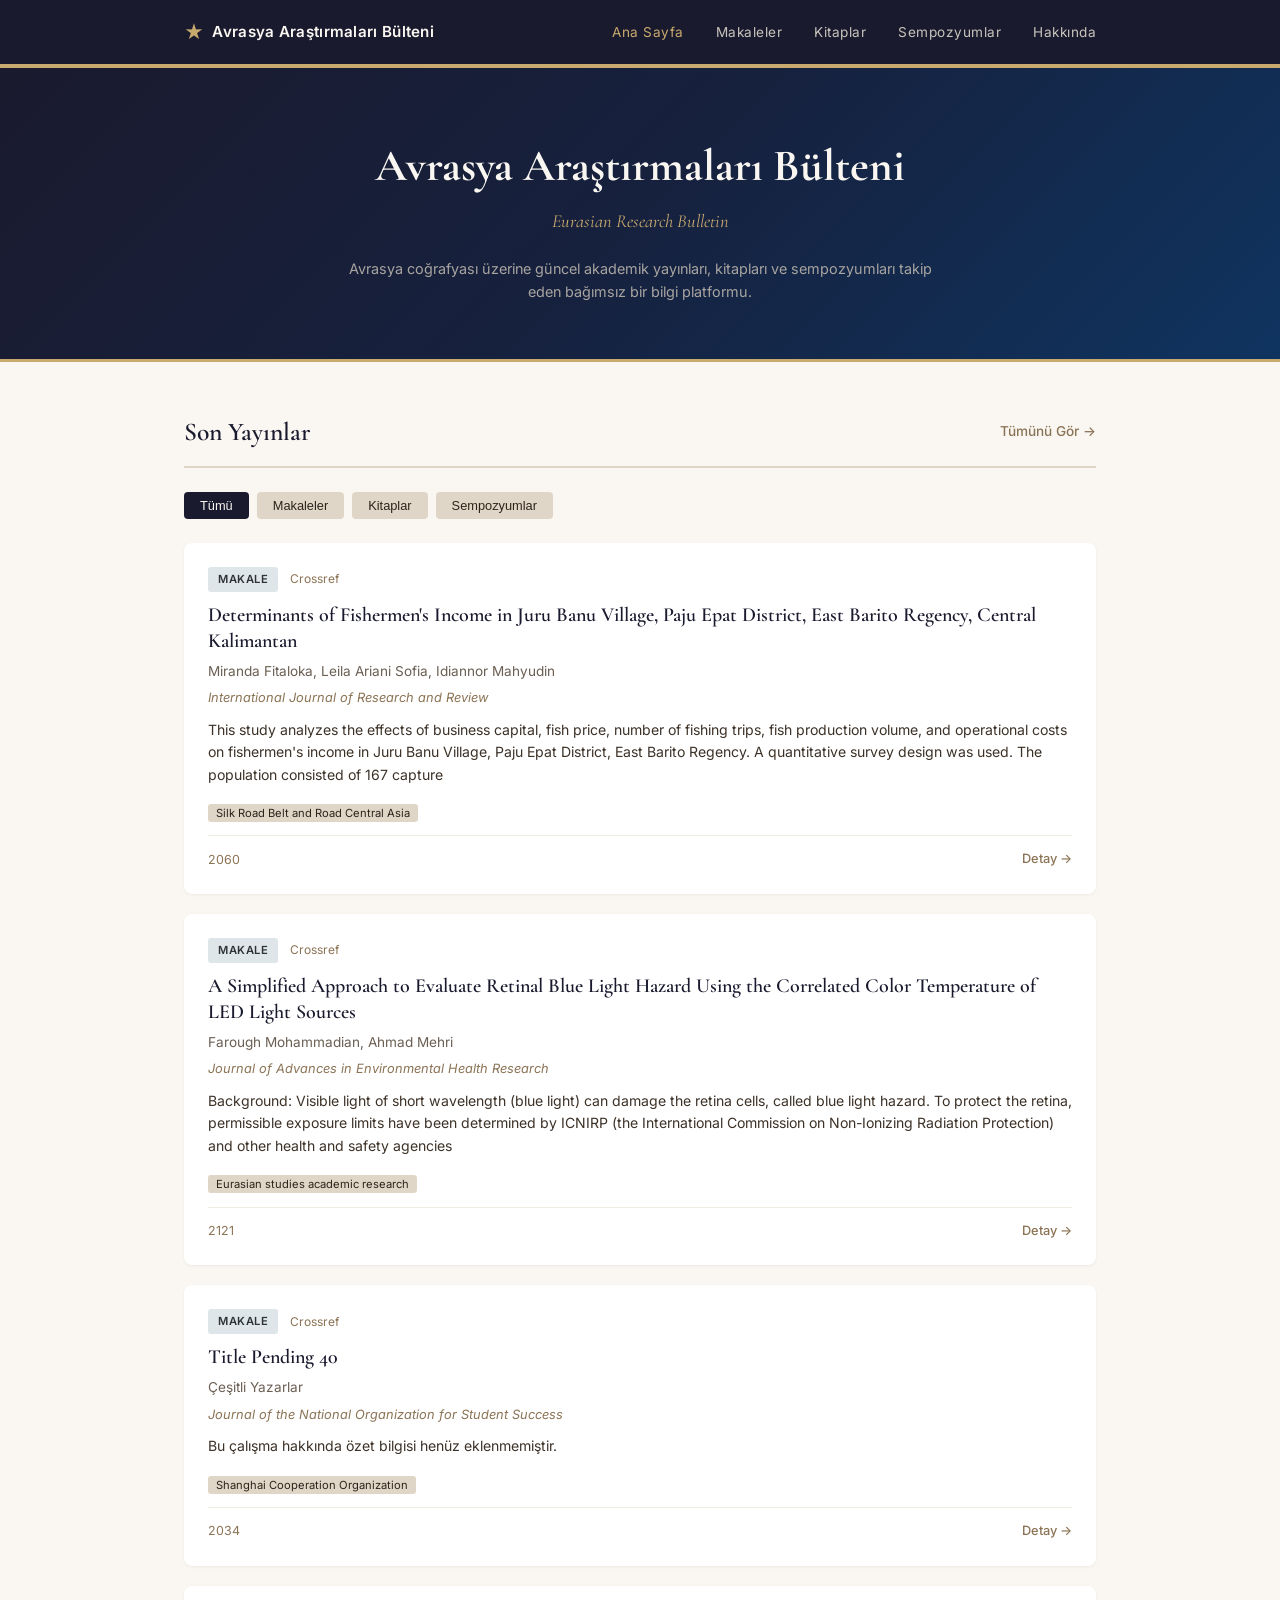
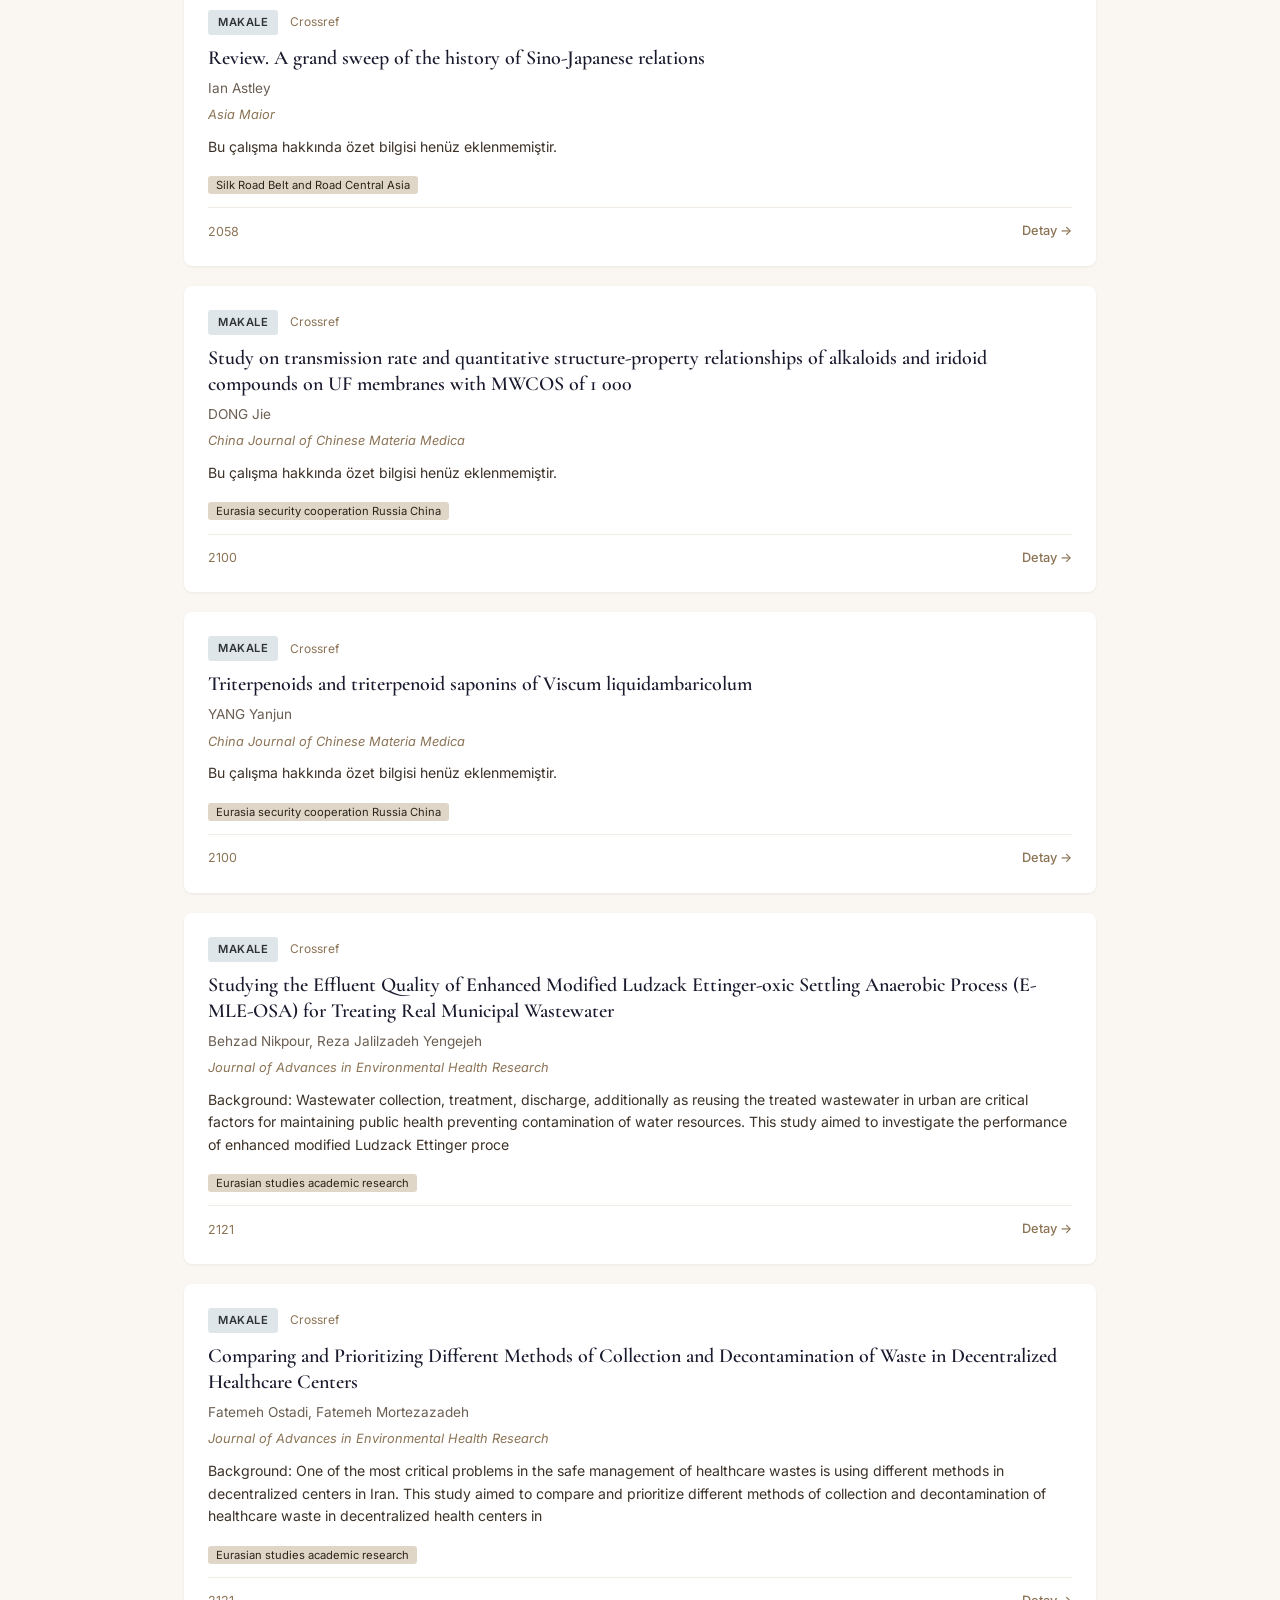
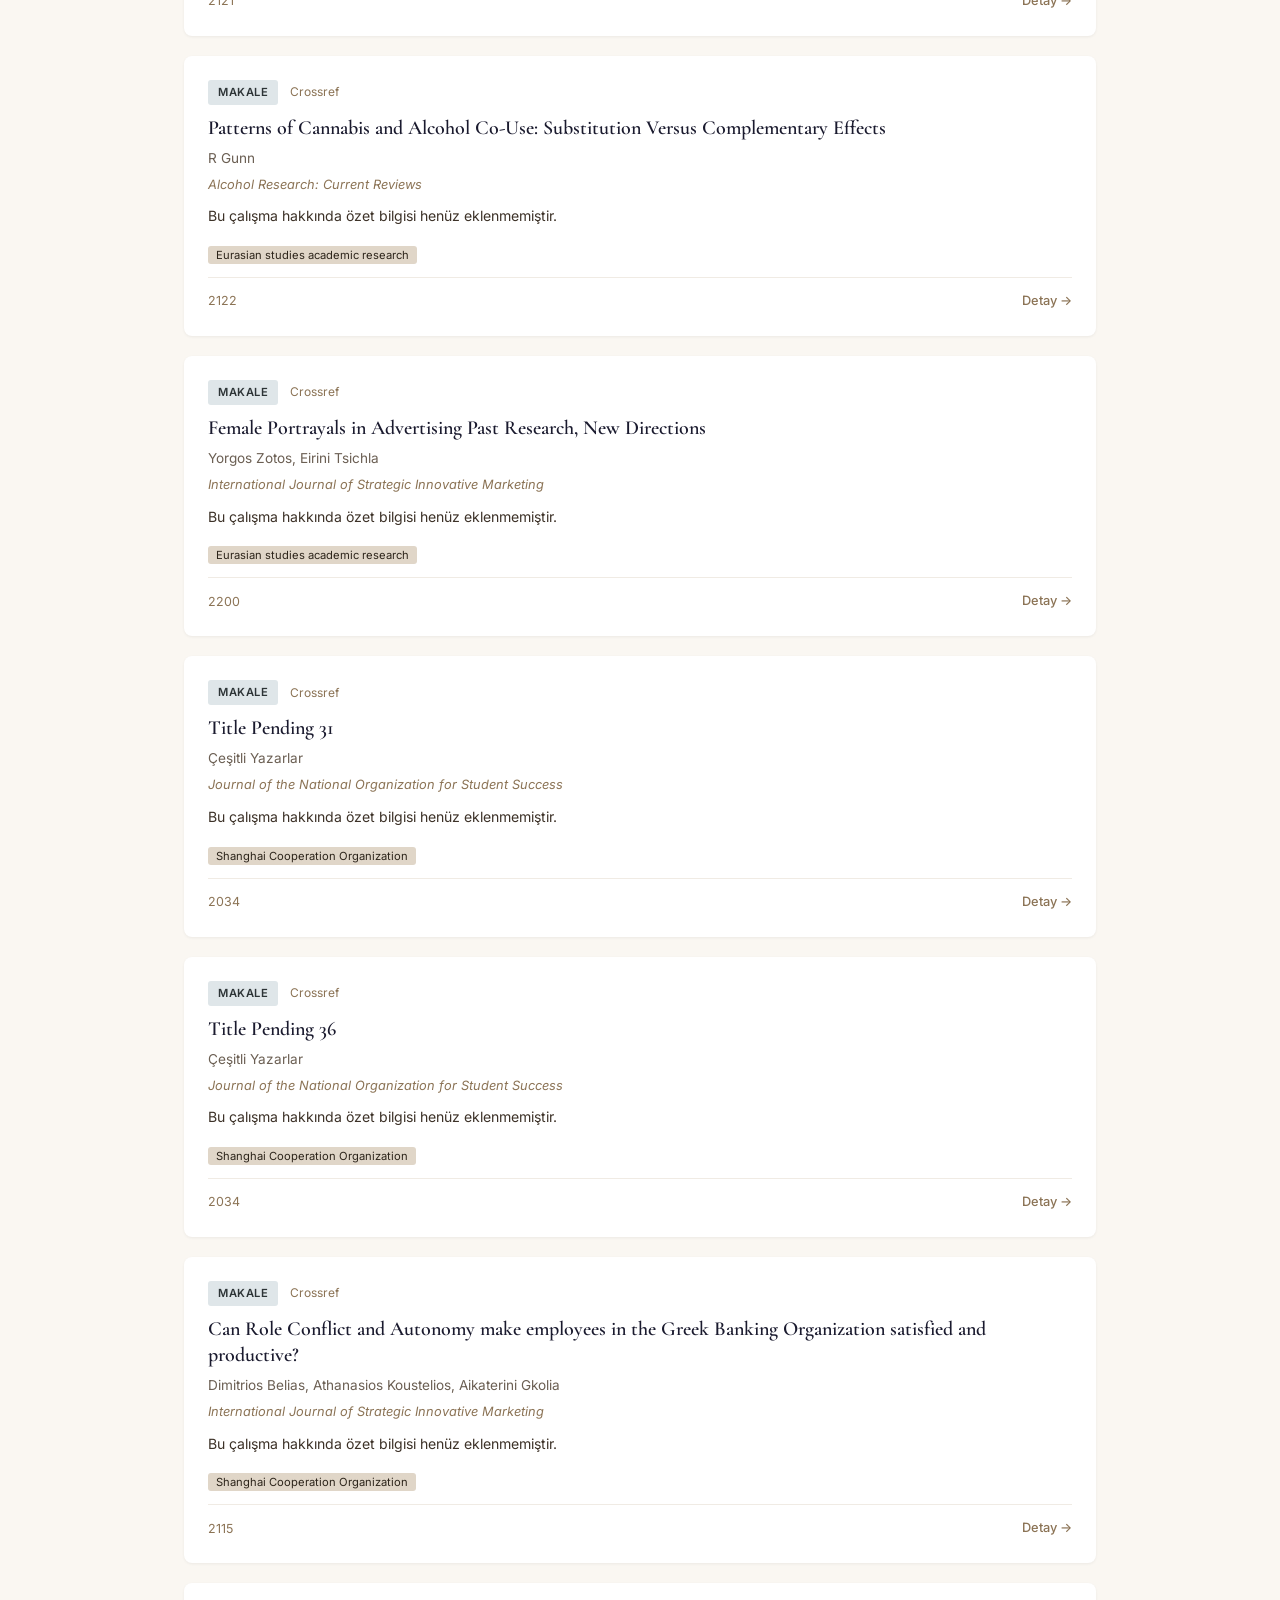
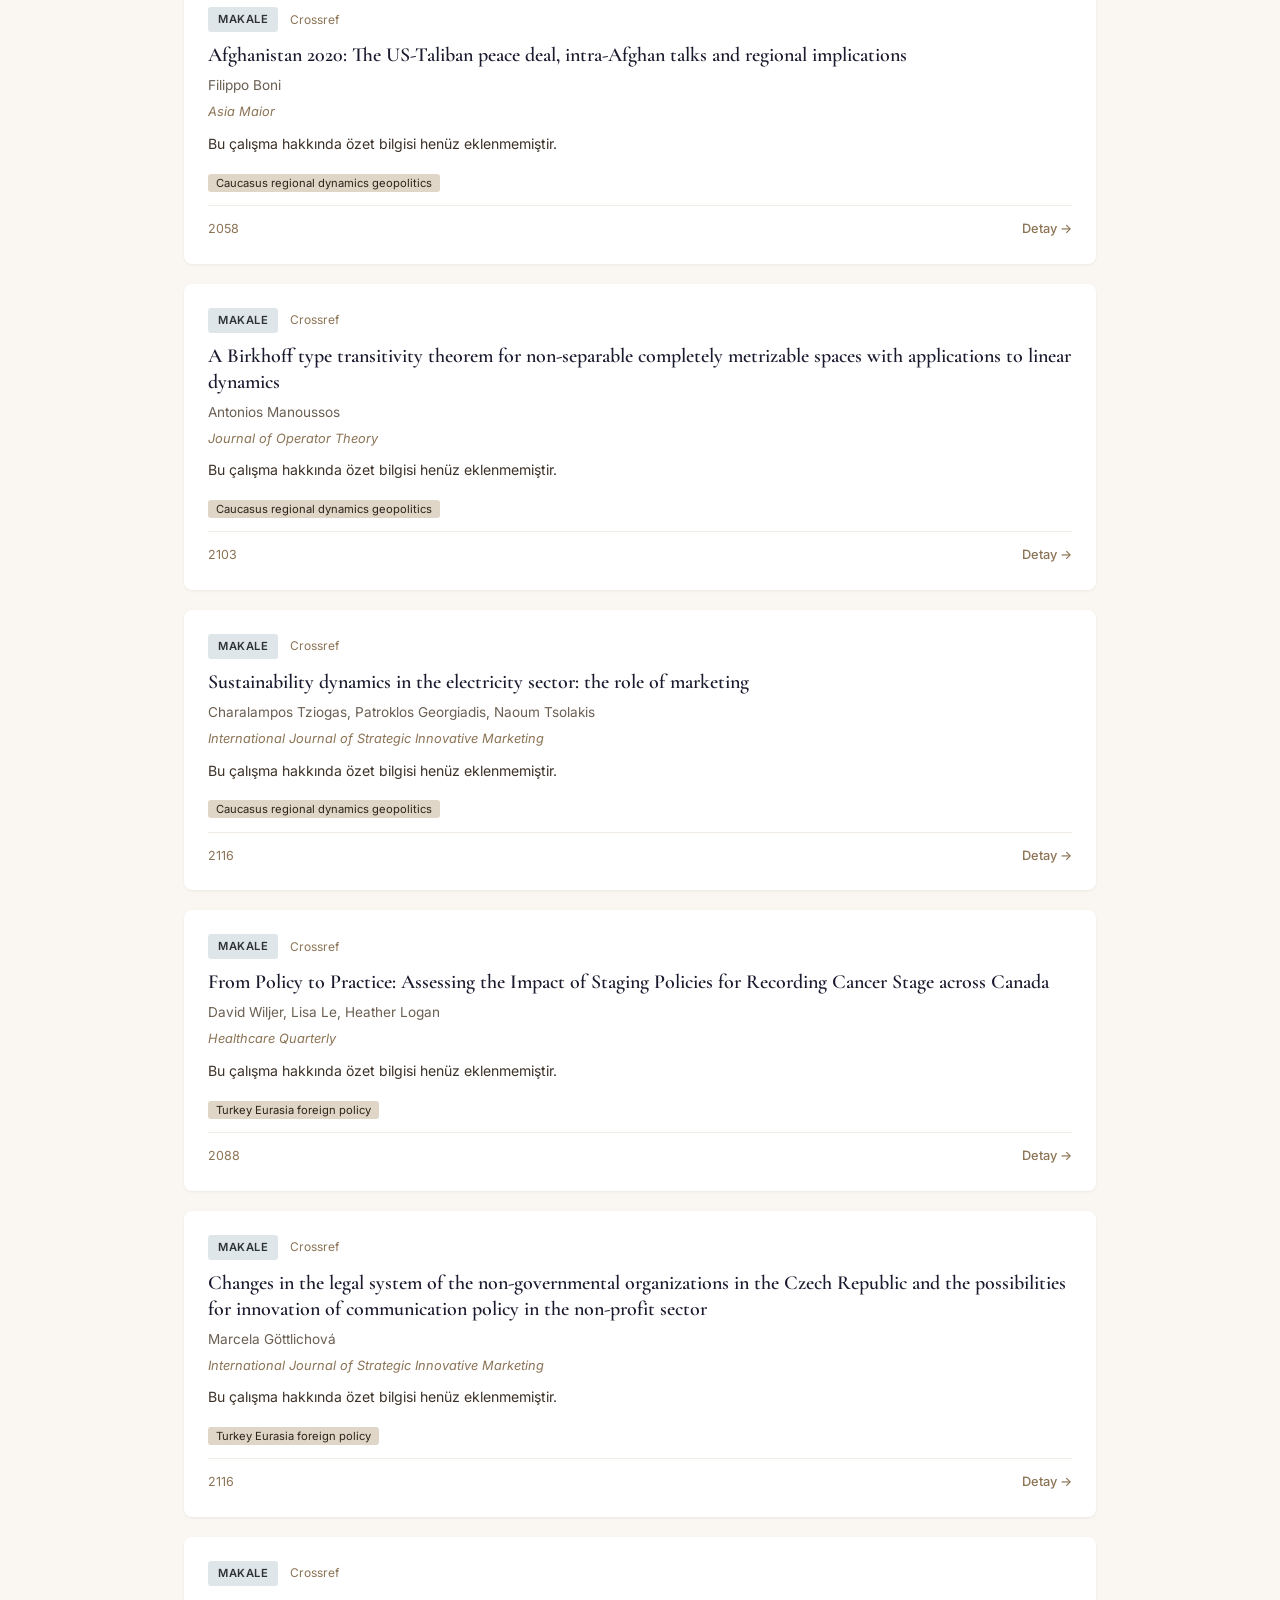
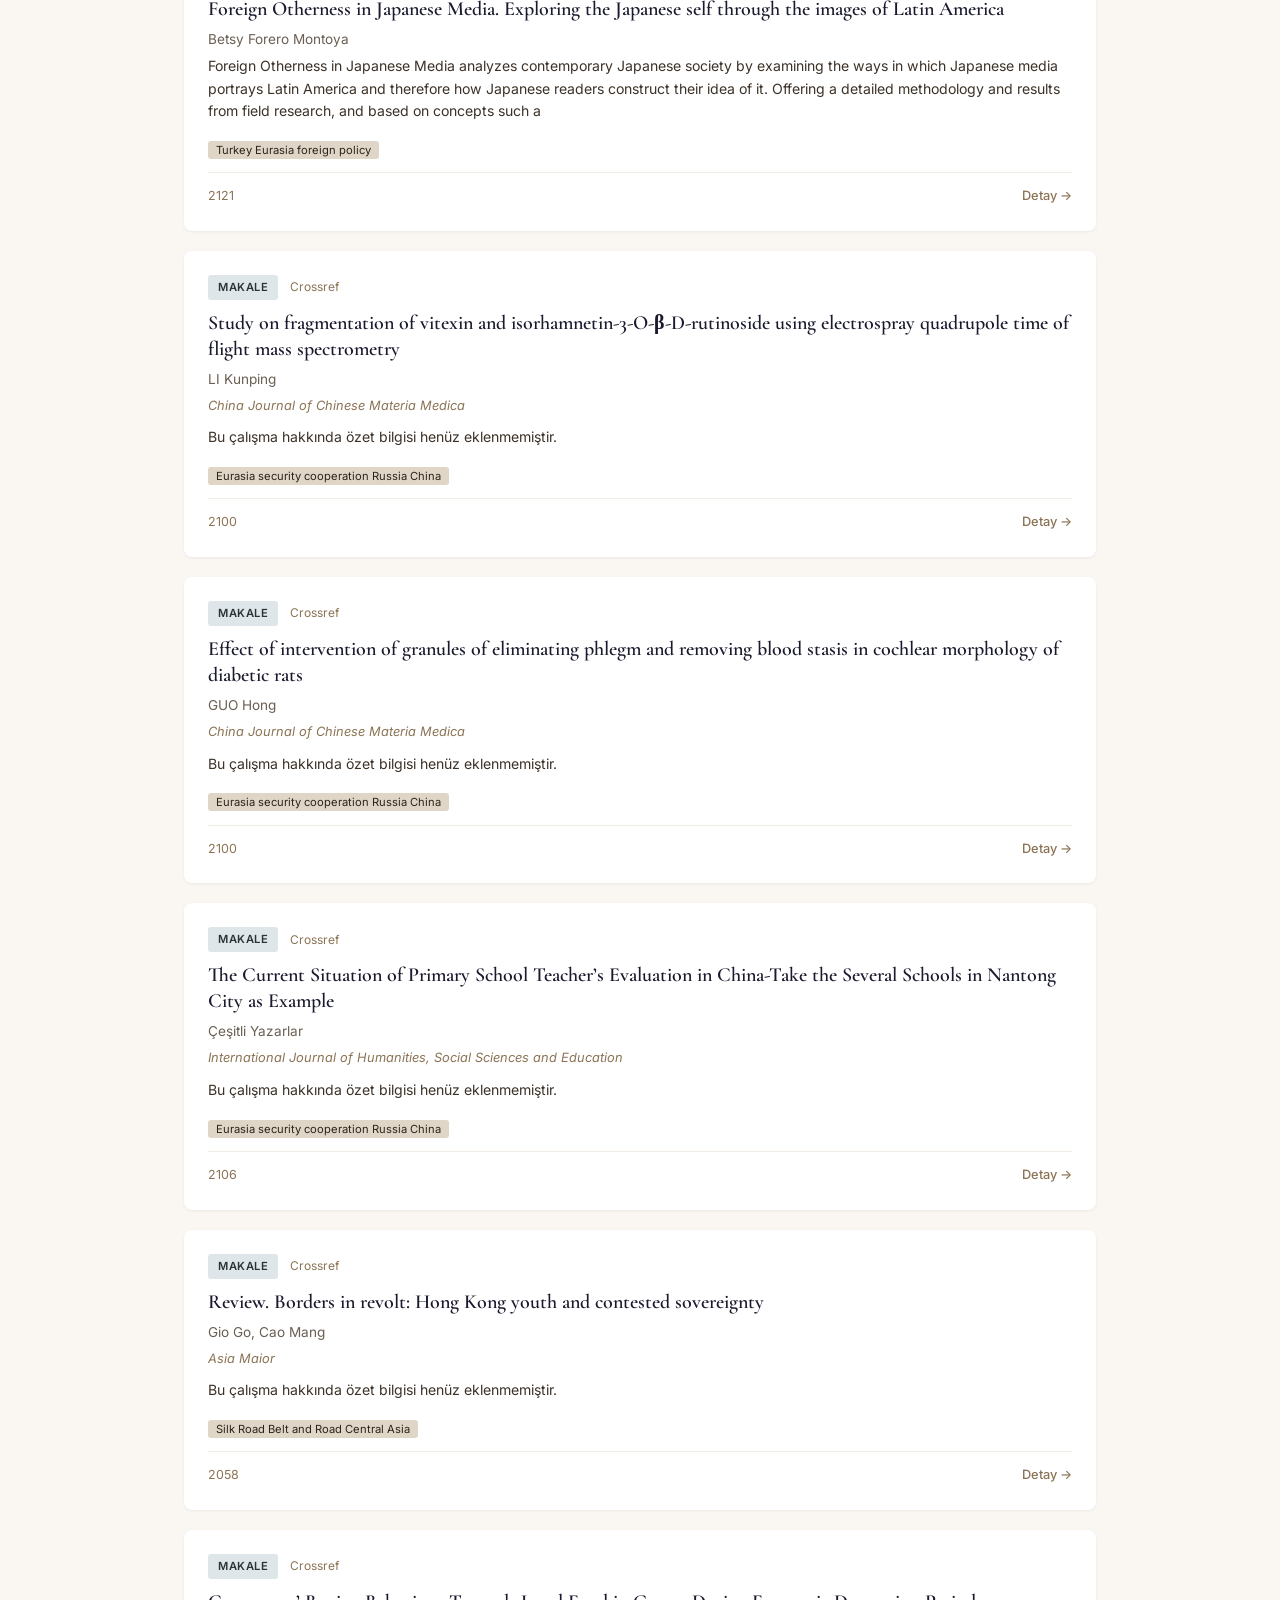
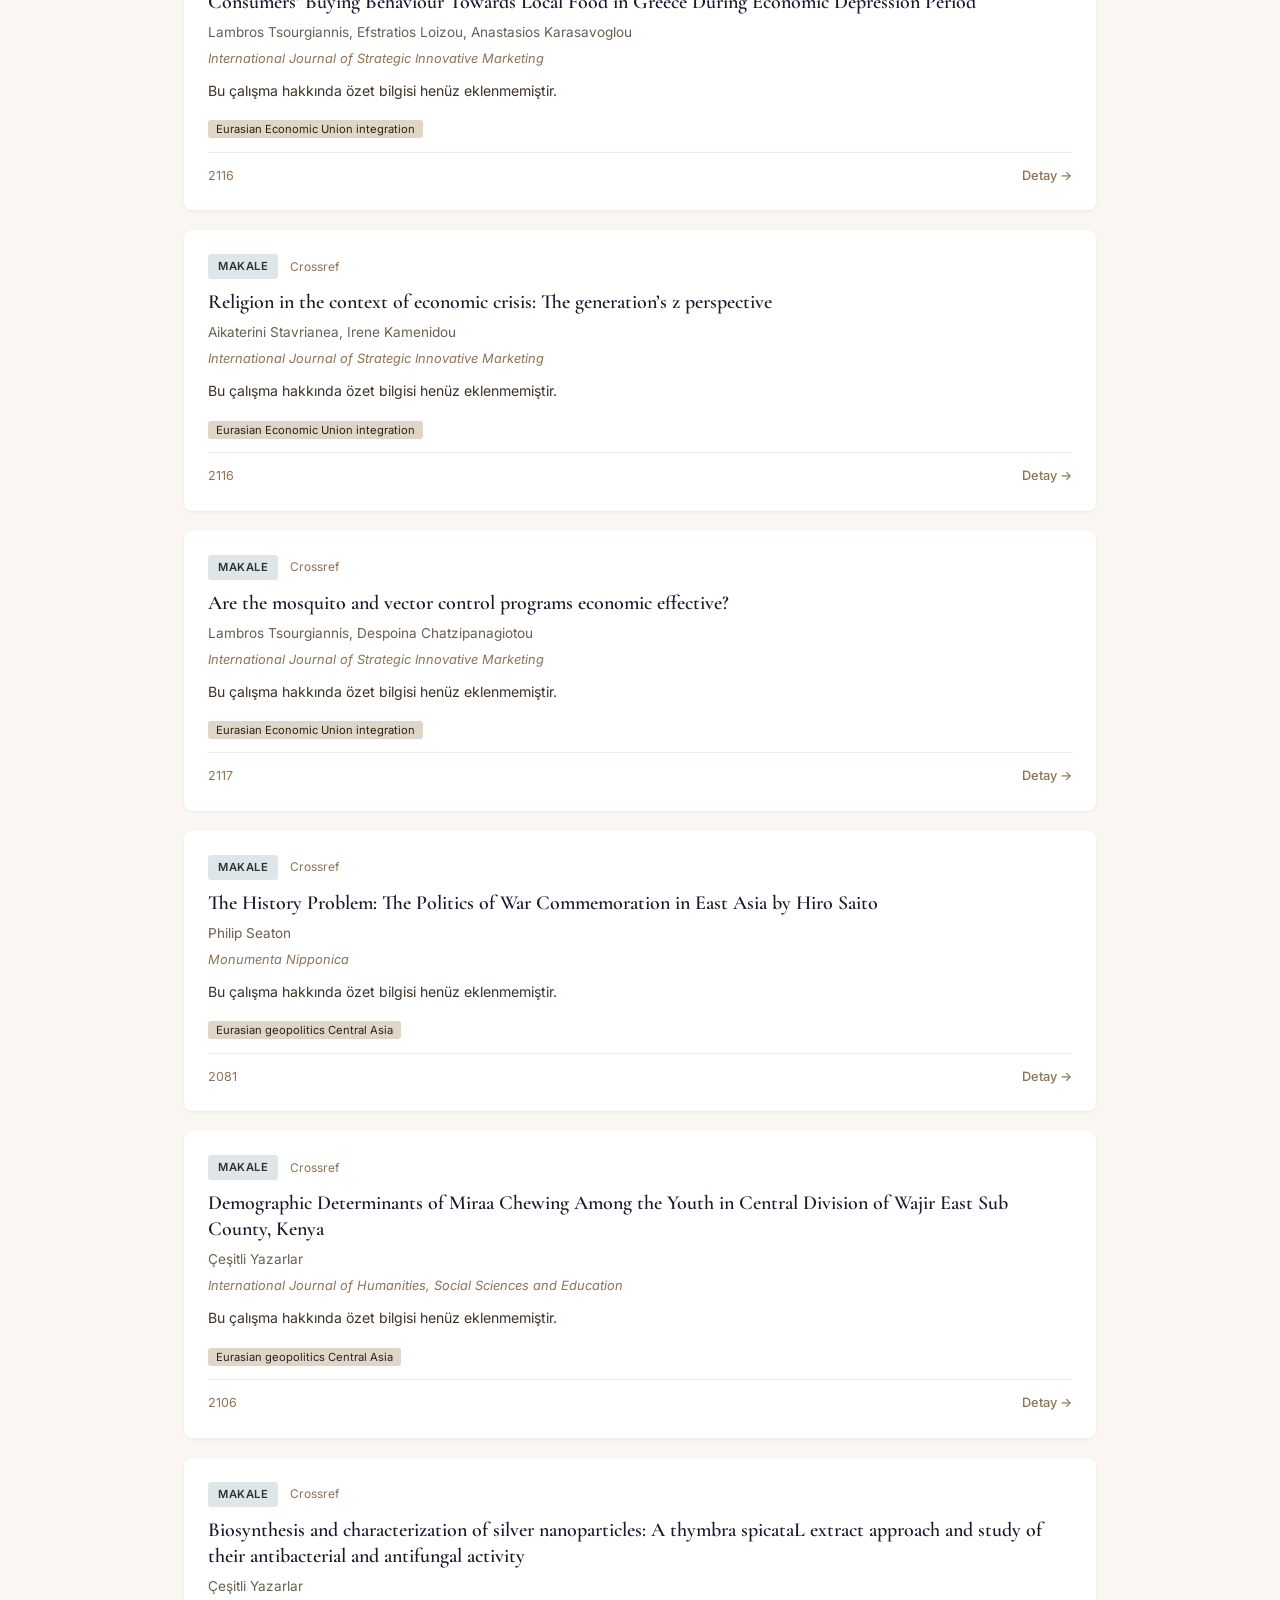
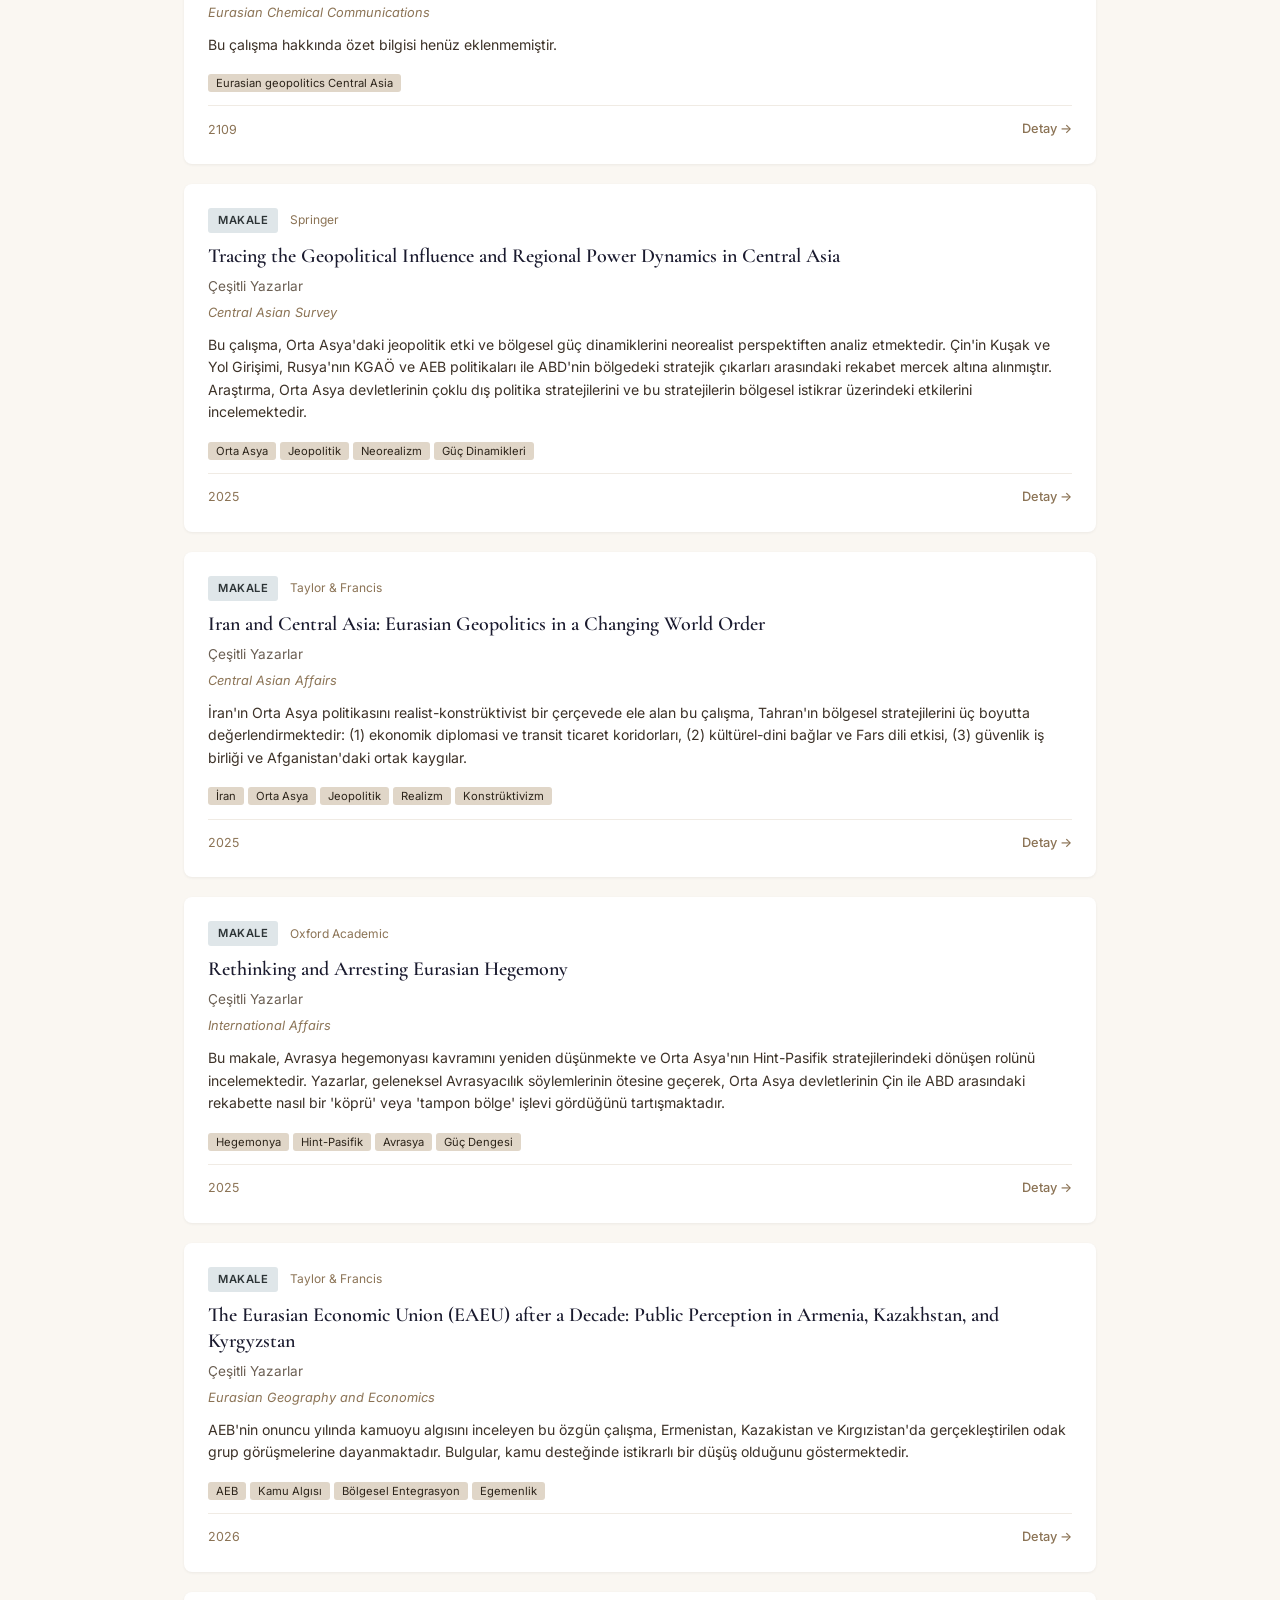
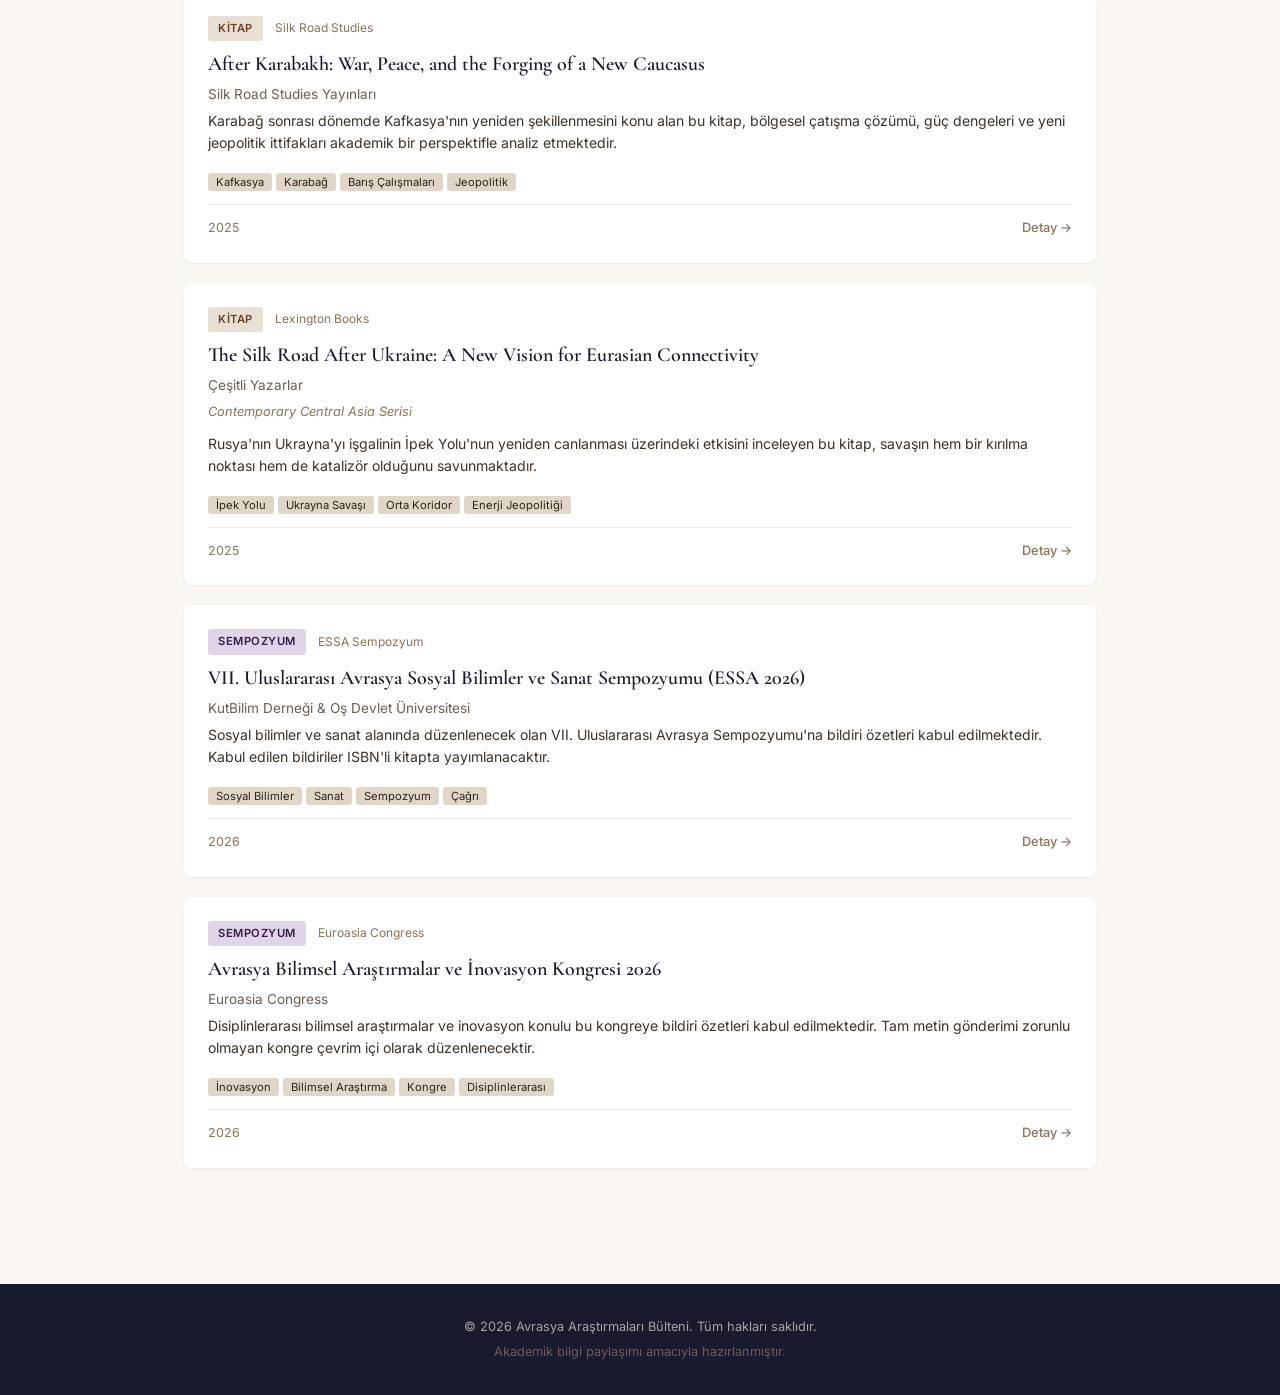
<file: index.html>
<!DOCTYPE html>
<html lang="tr">
<head>
    <meta charset="UTF-8" />
    <meta name="viewport" content="width=device-width, initial-scale=1.0" />
    <title>Avrasya Araştırmaları Bülteni</title>
    <link rel="preconnect" href="https://fonts.googleapis.com" />
    <link href="https://fonts.googleapis.com/css2?family=Cormorant+Garamond:ital,wght@0,400;0,600;0,700;1,400&family=Inter:wght@300;400;500;600&display=swap" rel="stylesheet" />
    <link rel="stylesheet" href="css/style.css" />
</head>
<body>
    <nav class="navbar">
        <div class="container navbar-inner">
            <a href="index.html" class="logo">
                <span class="logo-icon">&#9733;</span>
                <span class="logo-text">Avrasya Araştırmaları Bülteni</span>
            </a>
            <button class="mobile-toggle" id="mobileToggle" aria-label="Menüyü aç">☰</button>
            <ul class="nav-links" id="navLinks">
                <li><a href="index.html" class="active">Ana Sayfa</a></li>
                <li><a href="makaleler.html">Makaleler</a></li>
                <li><a href="kitaplar.html">Kitaplar</a></li>
                <li><a href="sempozyumlar.html">Sempozyumlar</a></li>
                <li><a href="hakkimda.html">Hakkında</a></li>
            </ul>
        </div>
    </nav>

    <section class="hero">
        <div class="container">
            <h1>Avrasya Araştırmaları Bülteni</h1>
            <div class="hero-subtitle">Eurasian Research Bulletin</div>
            <p>Avrasya coğrafyası üzerine güncel akademik yayınları, kitapları ve sempozyumları takip eden bağımsız bir bilgi platformu.</p>
        </div>
    </section>

    <main>
        <section class="section">
            <div class="container">
                <div class="section-header">
                    <h2>Son Yayınlar</h2>
                    <a href="makaleler.html">Tümünü Gör →</a>
                </div>
                
                <div class="filter-bar" id="filterButtons">
                    <button class="filter-btn active" data-tur="tumu">Tümü</button>
                    <button class="filter-btn" data-tur="makale">Makaleler</button>
                    <button class="filter-btn" data-tur="kitap">Kitaplar</button>
                    <button class="filter-btn" data-tur="sempozyum">Sempozyumlar</button>
                </div>
                
                <div id="yayinlarContainer">
                    <!-- JS ile doldurulacak -->
                </div>
            </div>
        </section>
    </main>

    <footer class="footer">
        <div class="container footer-inner">
            <p>&copy; 2026 Avrasya Araştırmaları Bülteni. Tüm hakları saklıdır.</p>
            <p class="footer-credit">Akademik bilgi paylaşımı amacıyla hazırlanmıştır.</p>
        </div>
    </footer>

    <script>
        document.getElementById('mobileToggle').addEventListener('click', function() {
            const links = document.getElementById('navLinks');
            links.classList.toggle('open');
            this.textContent = links.classList.contains('open') ? '✕' : '☰';
        });
    </script>
    <script src="js/script.js"></script>
</body>
</html>
</file>
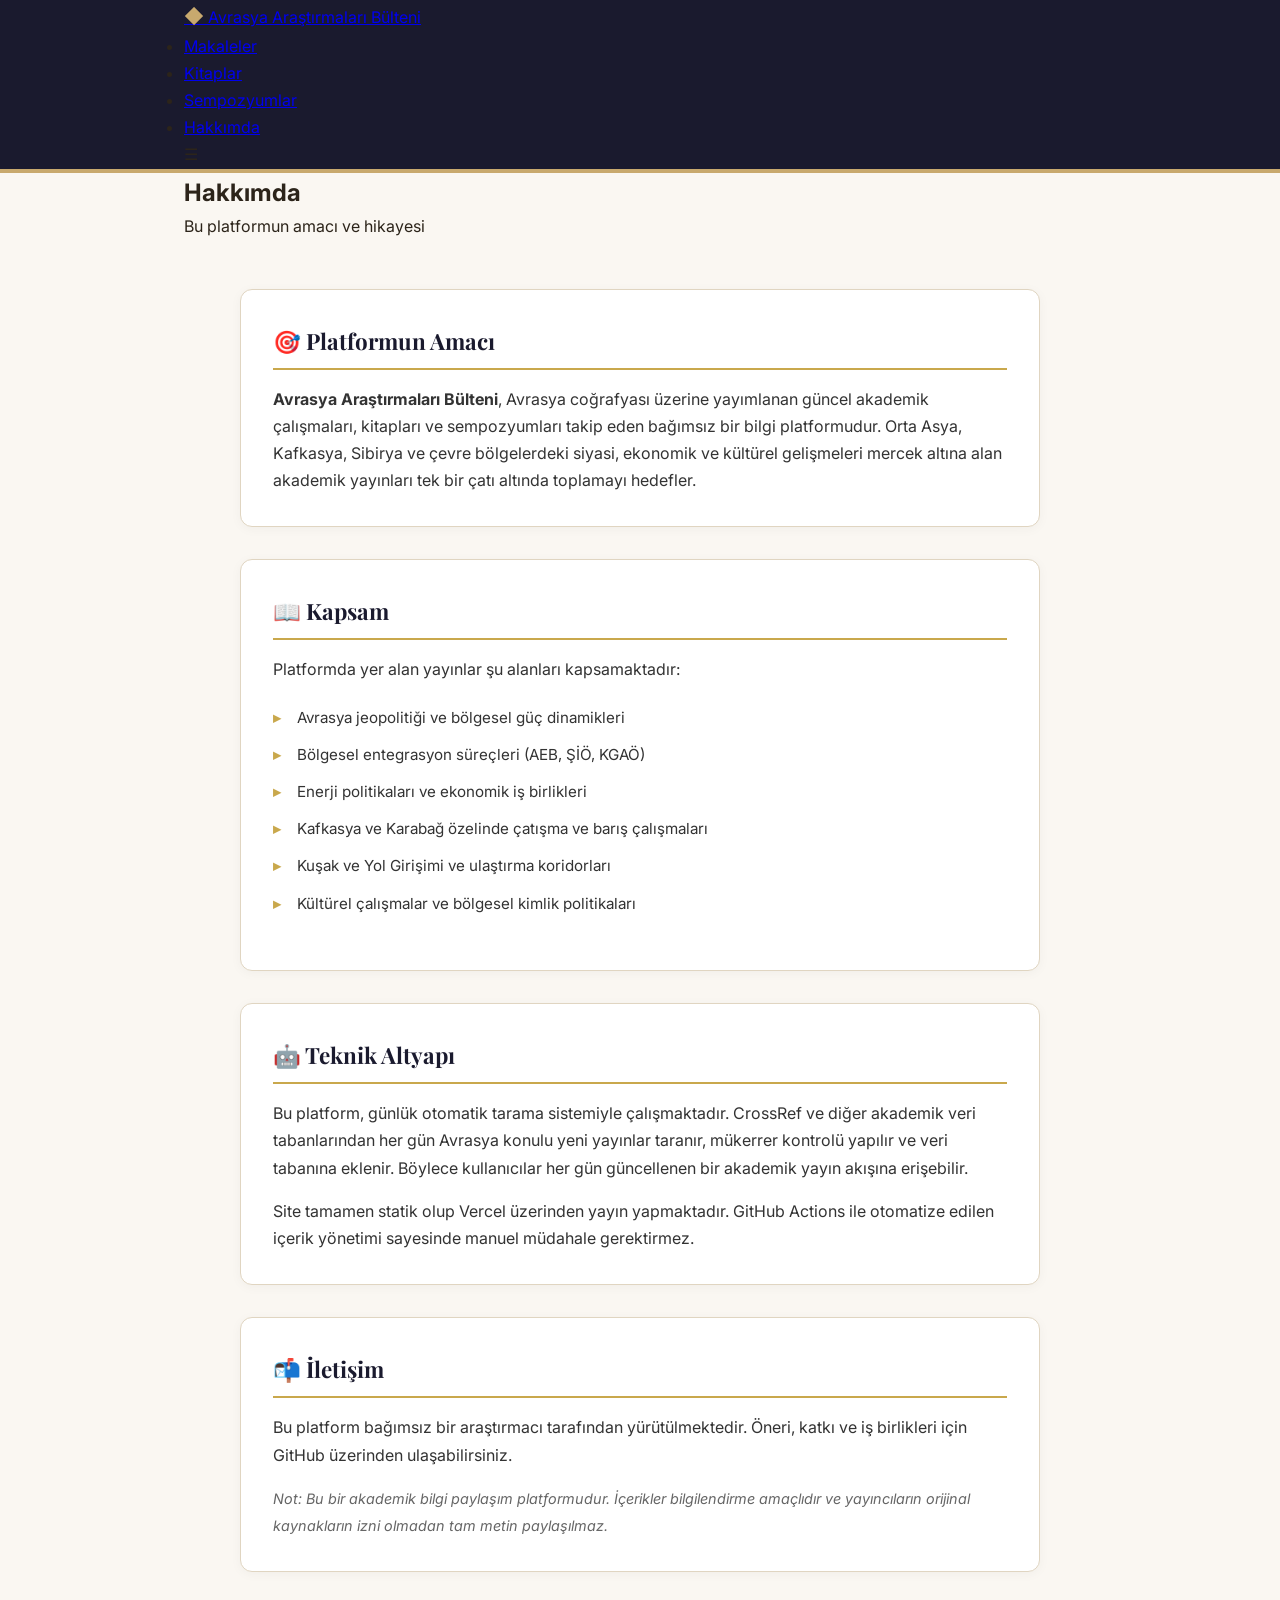
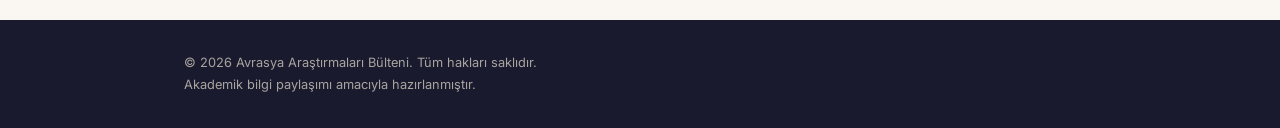
<file: hakkimda.html>
<!DOCTYPE html>
<html lang="tr">
<head>
    <meta charset="UTF-8">
    <meta name="viewport" content="width=device-width, initial-scale=1.0">
    <title>Hakkımda — Avrasya Araştırmaları Bülteni</title>
    <link rel="stylesheet" href="css/style.css">
    <link href="https://fonts.googleapis.com/css2?family=Playfair+Display:wght@400;600;700&family=Inter:wght@300;400;500;600&display=swap" rel="stylesheet">
</head>
<body>

    <nav class="navbar">
        <div class="container">
            <a href="index.html" class="nav-logo">
                <span class="logo-icon">◆</span>
                <span>Avrasya Araştırmaları Bülteni</span>
            </a>
            <ul class="nav-menu">
                <li><a href="makaleler.html">Makaleler</a></li>
                <li><a href="kitaplar.html">Kitaplar</a></li>
                <li><a href="sempozyumlar.html">Sempozyumlar</a></li>
                <li><a href="hakkimda.html" class="active">Hakkımda</a></li>
            </ul>
            <div class="nav-toggle">☰</div>
        </div>
    </nav>

    <section class="page-hero">
        <div class="container">
            <h1 class="page-title">Hakkımda</h1>
            <p class="page-subtitle">Bu platformun amacı ve hikayesi</p>
        </div>
    </section>

    <main class="container">
        <section class="hakkimda-content">
            
            <div class="hakkimda-card">
                <h2>🎯 Platformun Amacı</h2>
                <p><strong>Avrasya Araştırmaları Bülteni</strong>, Avrasya coğrafyası üzerine yayımlanan güncel akademik çalışmaları, kitapları ve sempozyumları takip eden bağımsız bir bilgi platformudur. Orta Asya, Kafkasya, Sibirya ve çevre bölgelerdeki siyasi, ekonomik ve kültürel gelişmeleri mercek altına alan akademik yayınları tek bir çatı altında toplamayı hedefler.</p>
            </div>

            <div class="hakkimda-card">
                <h2>📖 Kapsam</h2>
                <p>Platformda yer alan yayınlar şu alanları kapsamaktadır:</p>
                <ul>
                    <li>Avrasya jeopolitiği ve bölgesel güç dinamikleri</li>
                    <li>Bölgesel entegrasyon süreçleri (AEB, ŞİÖ, KGAÖ)</li>
                    <li>Enerji politikaları ve ekonomik iş birlikleri</li>
                    <li>Kafkasya ve Karabağ özelinde çatışma ve barış çalışmaları</li>
                    <li>Kuşak ve Yol Girişimi ve ulaştırma koridorları</li>
                    <li>Kültürel çalışmalar ve bölgesel kimlik politikaları</li>
                </ul>
            </div>

            <div class="hakkimda-card">
                <h2>🤖 Teknik Altyapı</h2>
                <p>Bu platform, günlük otomatik tarama sistemiyle çalışmaktadır. CrossRef ve diğer akademik veri tabanlarından her gün Avrasya konulu yeni yayınlar taranır, mükerrer kontrolü yapılır ve veri tabanına eklenir. Böylece kullanıcılar her gün güncellenen bir akademik yayın akışına erişebilir.</p>
                <p>Site tamamen statik olup Vercel üzerinden yayın yapmaktadır. GitHub Actions ile otomatize edilen içerik yönetimi sayesinde manuel müdahale gerektirmez.</p>
            </div>

            <div class="hakkimda-card">
                <h2>📬 İletişim</h2>
                <p>Bu platform bağımsız bir araştırmacı tarafından yürütülmektedir. Öneri, katkı ve iş birlikleri için GitHub üzerinden ulaşabilirsiniz.</p>
                <p><em>Not: Bu bir akademik bilgi paylaşım platformudur. İçerikler bilgilendirme amaçlıdır ve yayıncıların orijinal kaynakların izni olmadan tam metin paylaşılmaz.</em></p>
            </div>

        </section>
    </main>

    <footer class="footer">
        <div class="container">
            <p>© 2026 Avrasya Araştırmaları Bülteni. Tüm hakları saklıdır.</p>
            <p class="footer-motto">Akademik bilgi paylaşımı amacıyla hazırlanmıştır.</p>
        </div>
    </footer>

    <script src="js/script.js"></script>
</body>
</html>
</file>
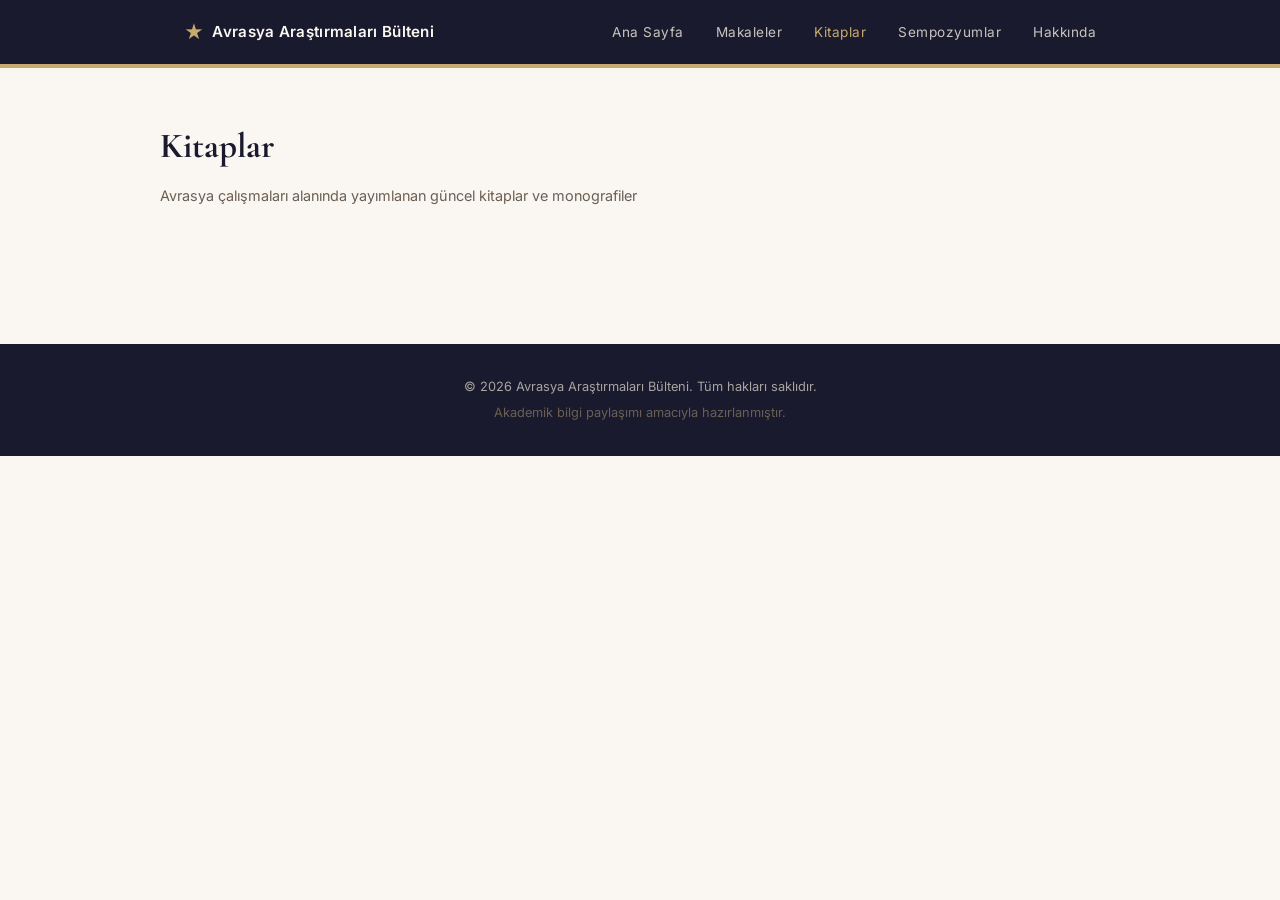
<file: kitaplar.html>
<!DOCTYPE html>
<html lang="tr">
<head>
    <meta charset="UTF-8" />
    <meta name="viewport" content="width=device-width, initial-scale=1.0" />
    <title>Kitaplar — Avrasya Araştırmaları Bülteni</title>
    <link rel="preconnect" href="https://fonts.googleapis.com" />
    <link href="https://fonts.googleapis.com/css2?family=Cormorant+Garamond:ital,wght@0,400;0,600;0,700;1,400&family=Inter:wght@300;400;500;600&display=swap" rel="stylesheet" />
    <link rel="stylesheet" href="css/style.css" />
</head>
<body>
    <nav class="navbar">
        <div class="container navbar-inner">
            <a href="index.html" class="logo">
                <span class="logo-icon">&#9733;</span>
                <span class="logo-text">Avrasya Araştırmaları Bülteni</span>
            </a>
            <button class="mobile-toggle" id="mobileToggle" aria-label="Menüyü aç">☰</button>
            <ul class="nav-links" id="navLinks">
                <li><a href="index.html">Ana Sayfa</a></li>
                <li><a href="makaleler.html">Makaleler</a></li>
                <li><a href="kitaplar.html" class="active">Kitaplar</a></li>
                <li><a href="sempozyumlar.html">Sempozyumlar</a></li>
                <li><a href="hakkimda.html">Hakkında</a></li>
            </ul>
        </div>
    </nav>

    <main>
        <div class="container page-header">
            <h1>Kitaplar</h1>
            <p>Avrasya çalışmaları alanında yayımlanan güncel kitaplar ve monografiler</p>
        </div>
        <div class="container" id="kitaplarContainer" style="padding-bottom:64px;"></div>
    </main>

    <footer class="footer">
        <div class="container footer-inner">
            <p>&copy; 2026 Avrasya Araştırmaları Bülteni. Tüm hakları saklıdır.</p>
            <p class="footer-credit">Akademik bilgi paylaşımı amacıyla hazırlanmıştır.</p>
        </div>
    </footer>

    <script>
        document.getElementById('mobileToggle').addEventListener('click', function() {
            const links = document.getElementById('navLinks');
            links.classList.toggle('open');
            this.textContent = links.classList.contains('open') ? '✕' : '☰';
        });

        fetch('data/yayinlar.json')
            .then(r => r.json())
            .then(data => {
                const kitaplar = data.filter(y => y.tur === 'kitap');
                const container = document.getElementById('kitaplarContainer');
                container.innerHTML = kitaplar.map(y => kartHtml(y)).join('');
                if (!kitaplar.length) container.innerHTML = '<p>Henüz kitap bulunmamaktadır.</p>';
            })
            .catch(() => {
                document.getElementById('kitaplarContainer').innerHTML = '<p style="padding:40px 0;color:#6b5f53;">Veriler yüklenemedi.</p>';
            });

        function kartHtml(y) {
            const etiketler = y.etiket && y.etiket.length
                ? y.etiket.map(e => `<span style="background:#e8e0d4;color:#6b4226;font-size:0.7rem;padding:2px 8px;border-radius:3px;margin-right:4px;">${e}</span>`).join('')
                : '';
            return `
                <article class="card">
                    <div class="card-meta">
                        <span class="card-tag kitap">Kitap</span>
</file>
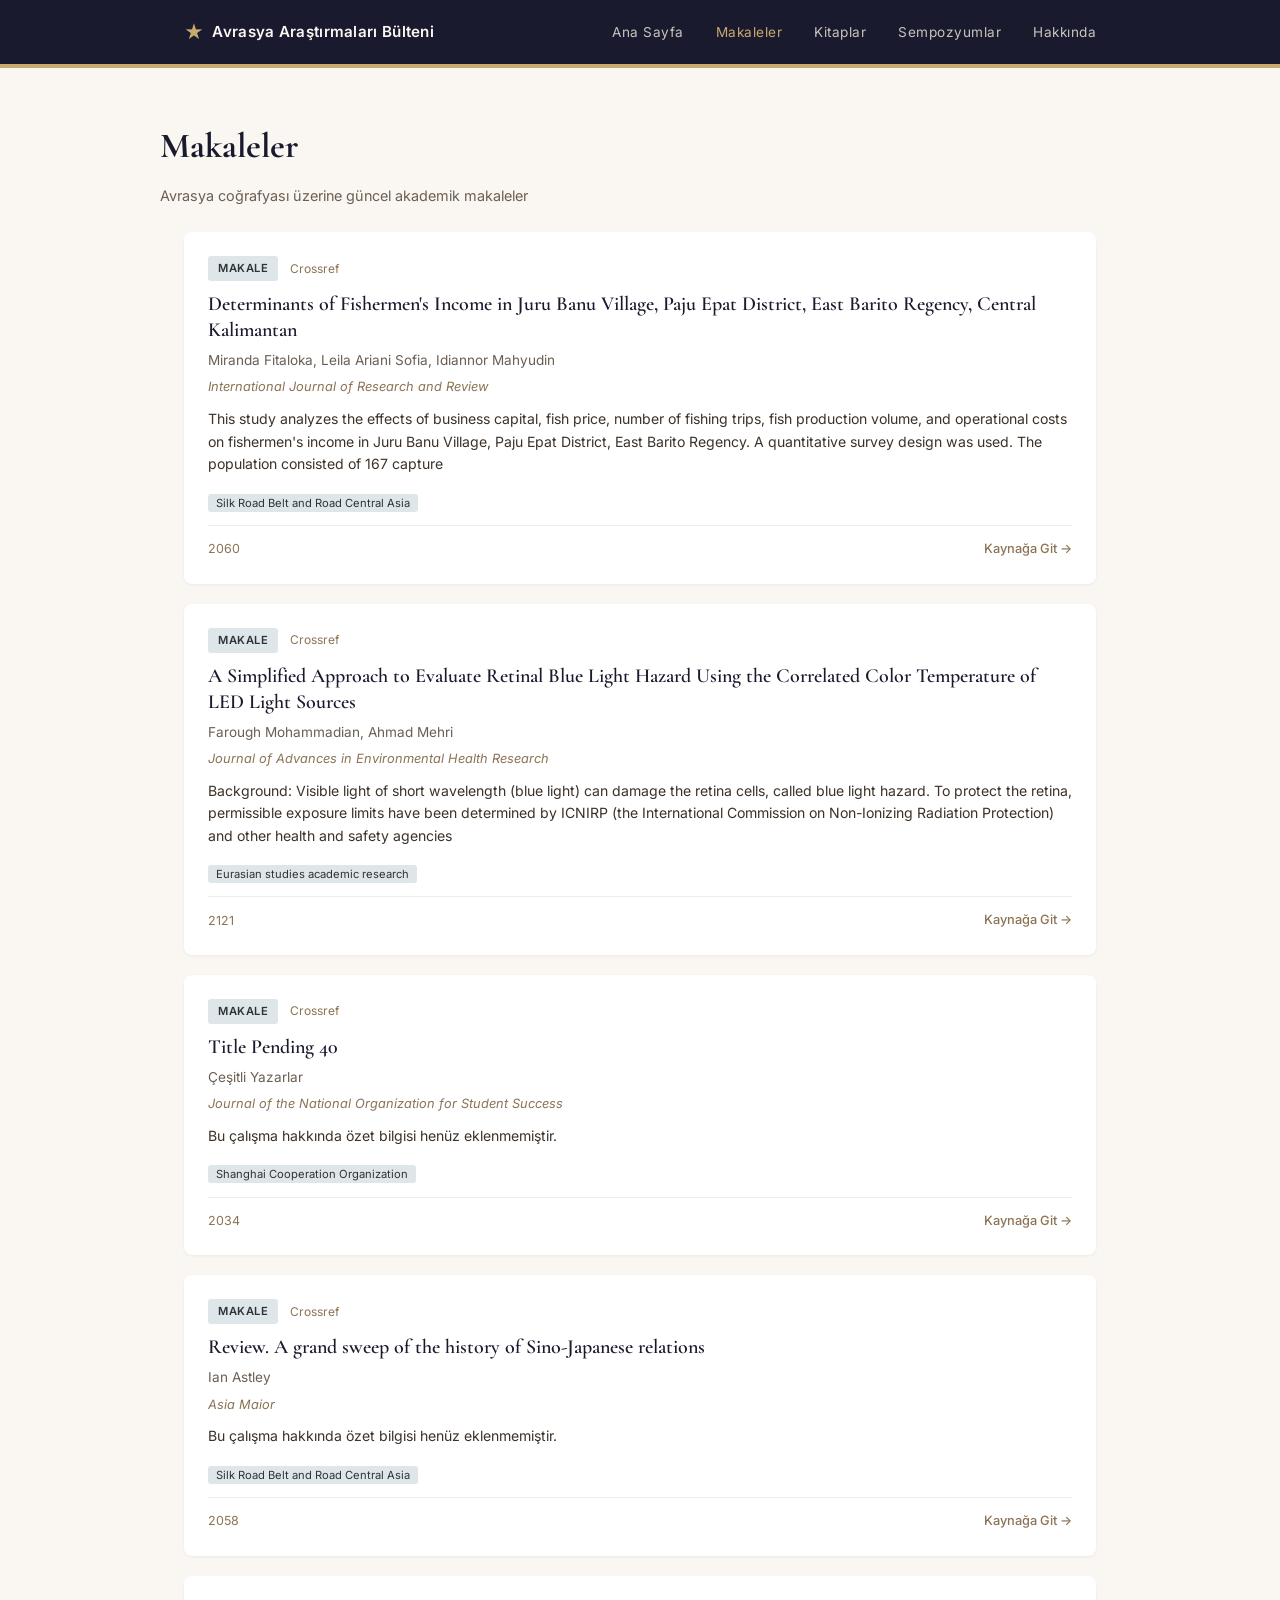
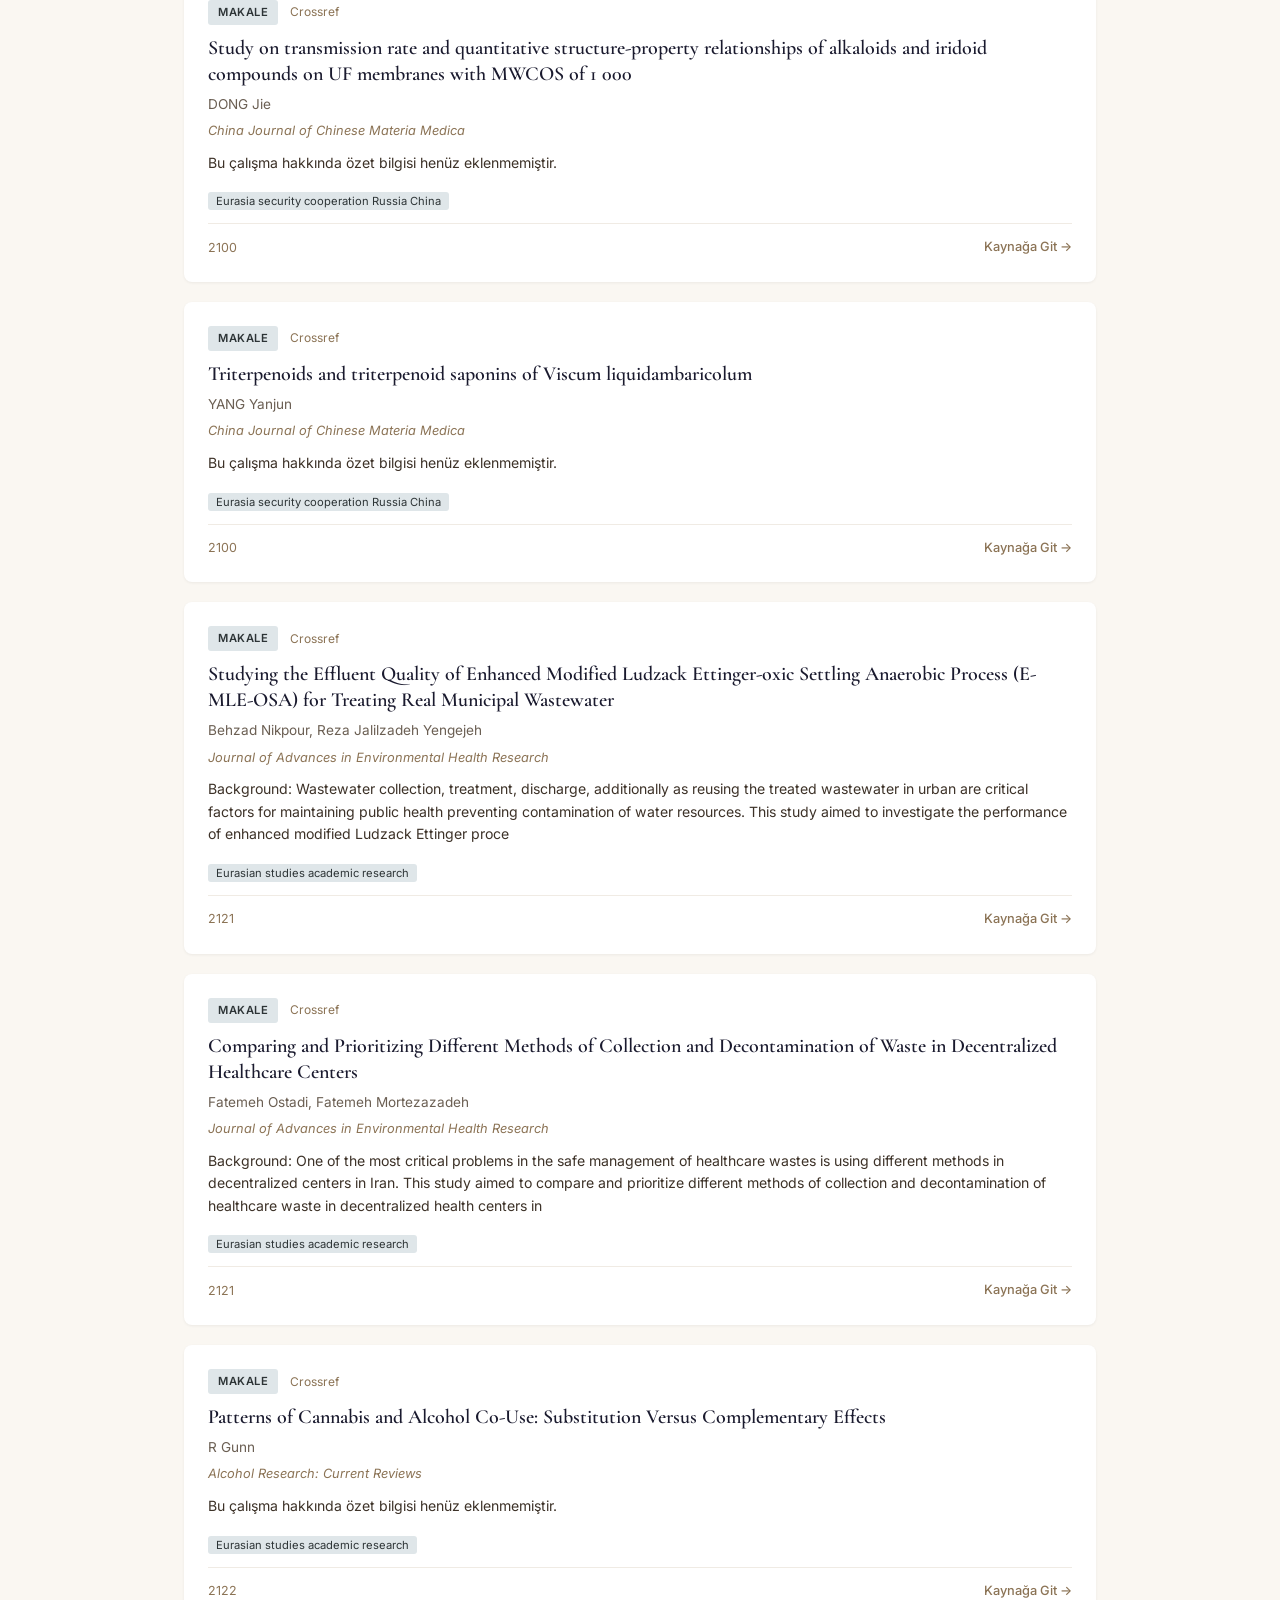
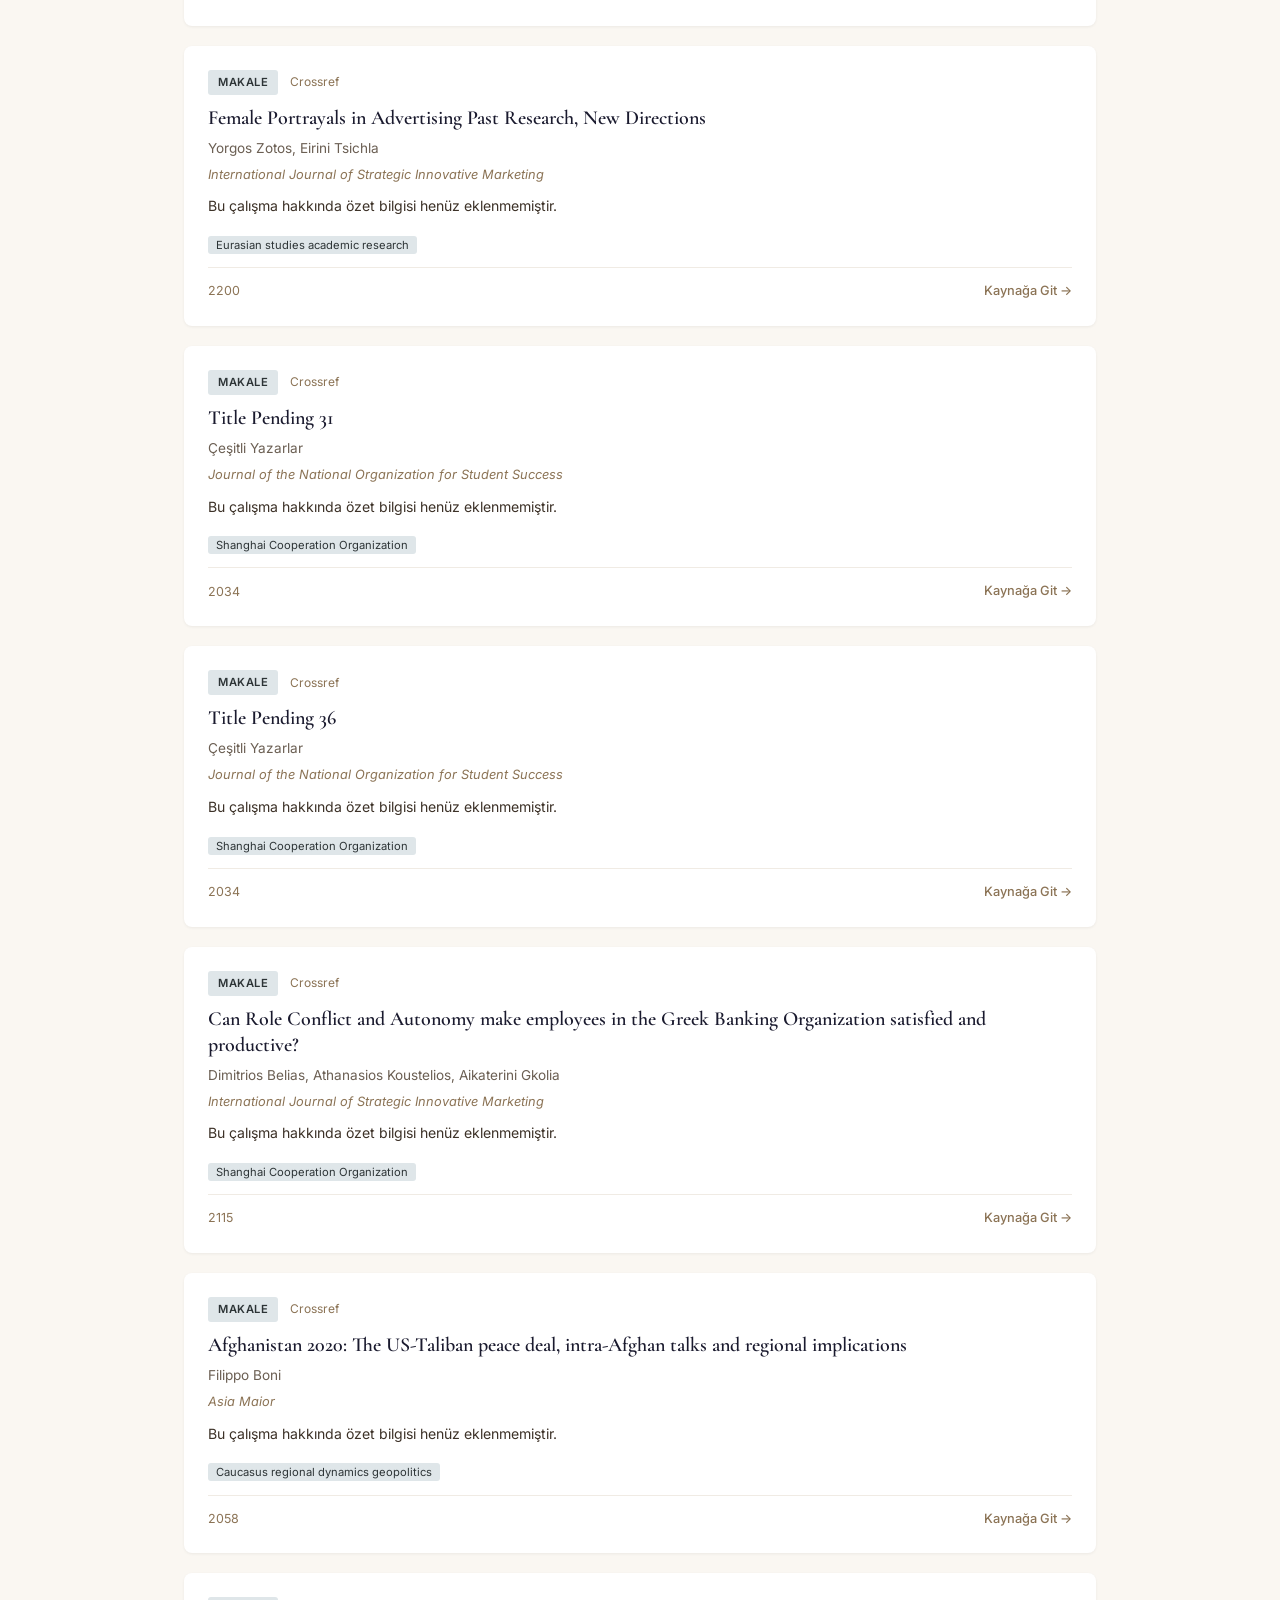
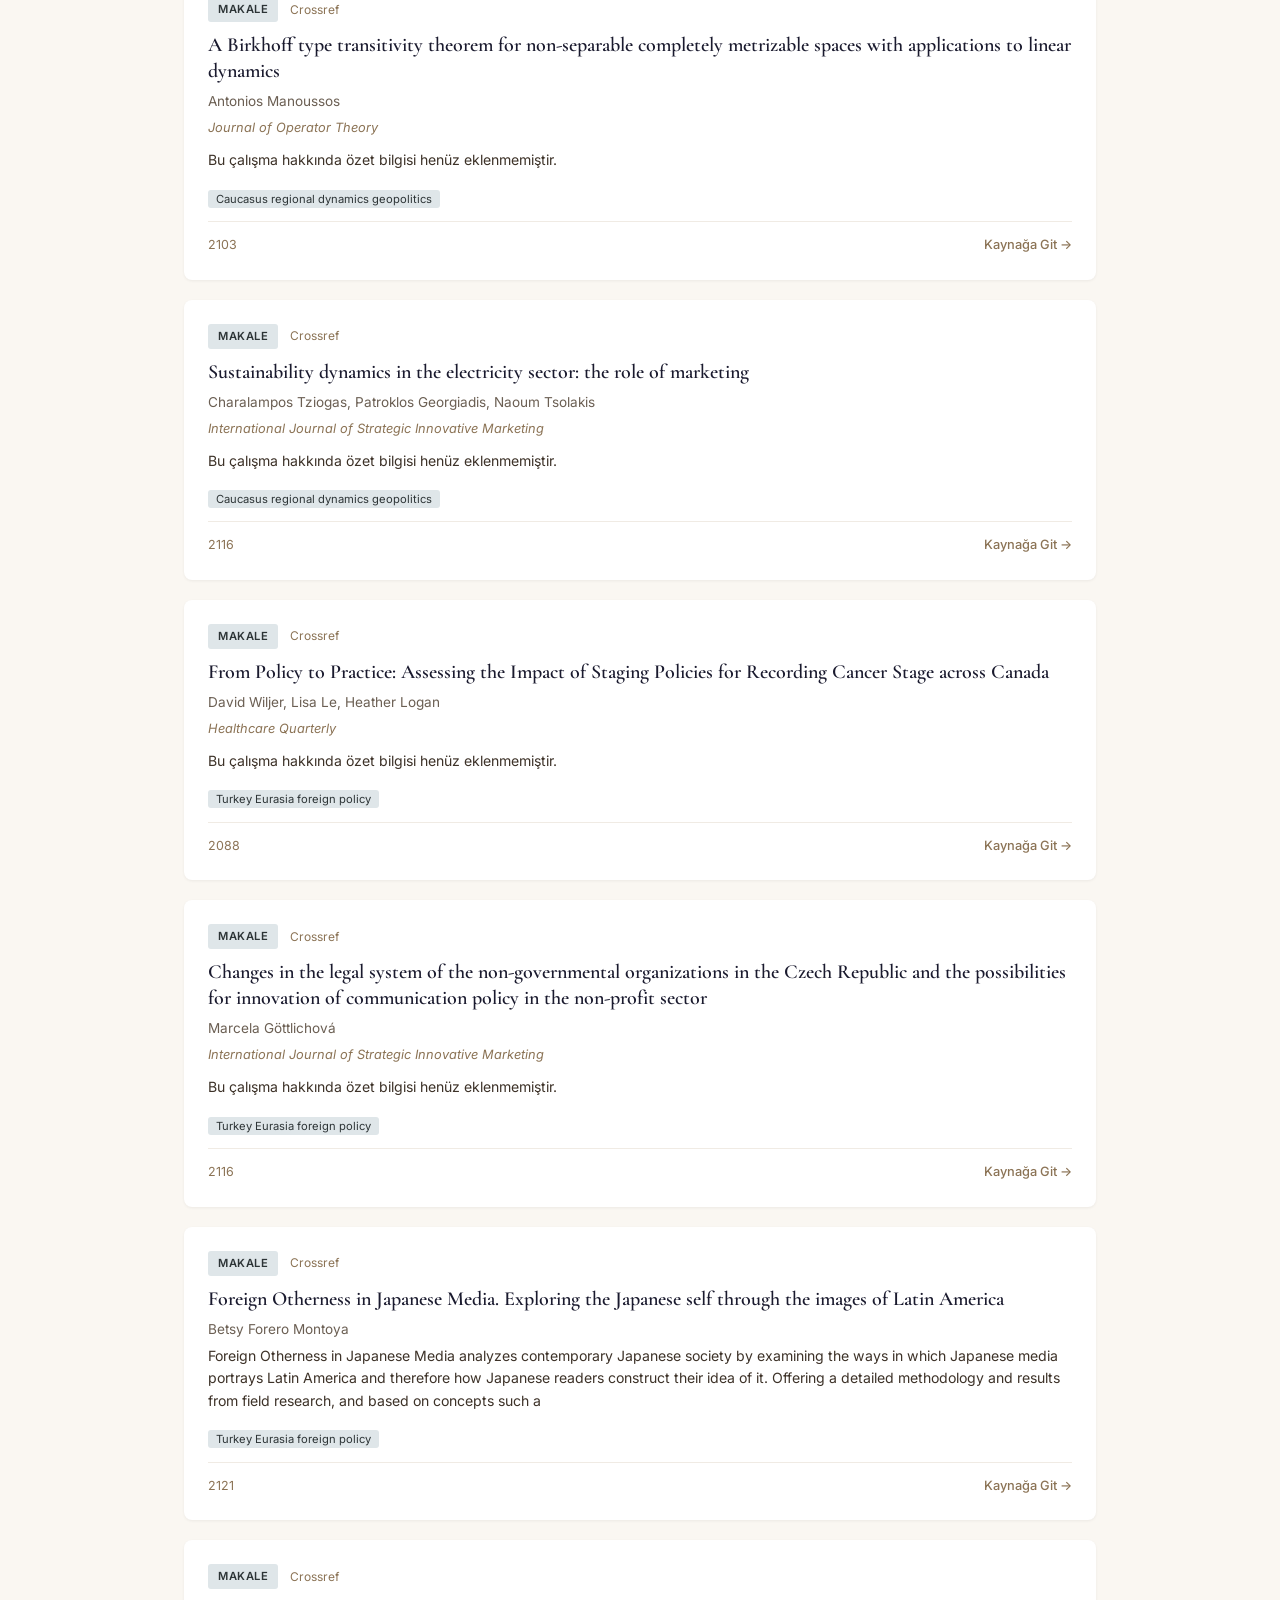
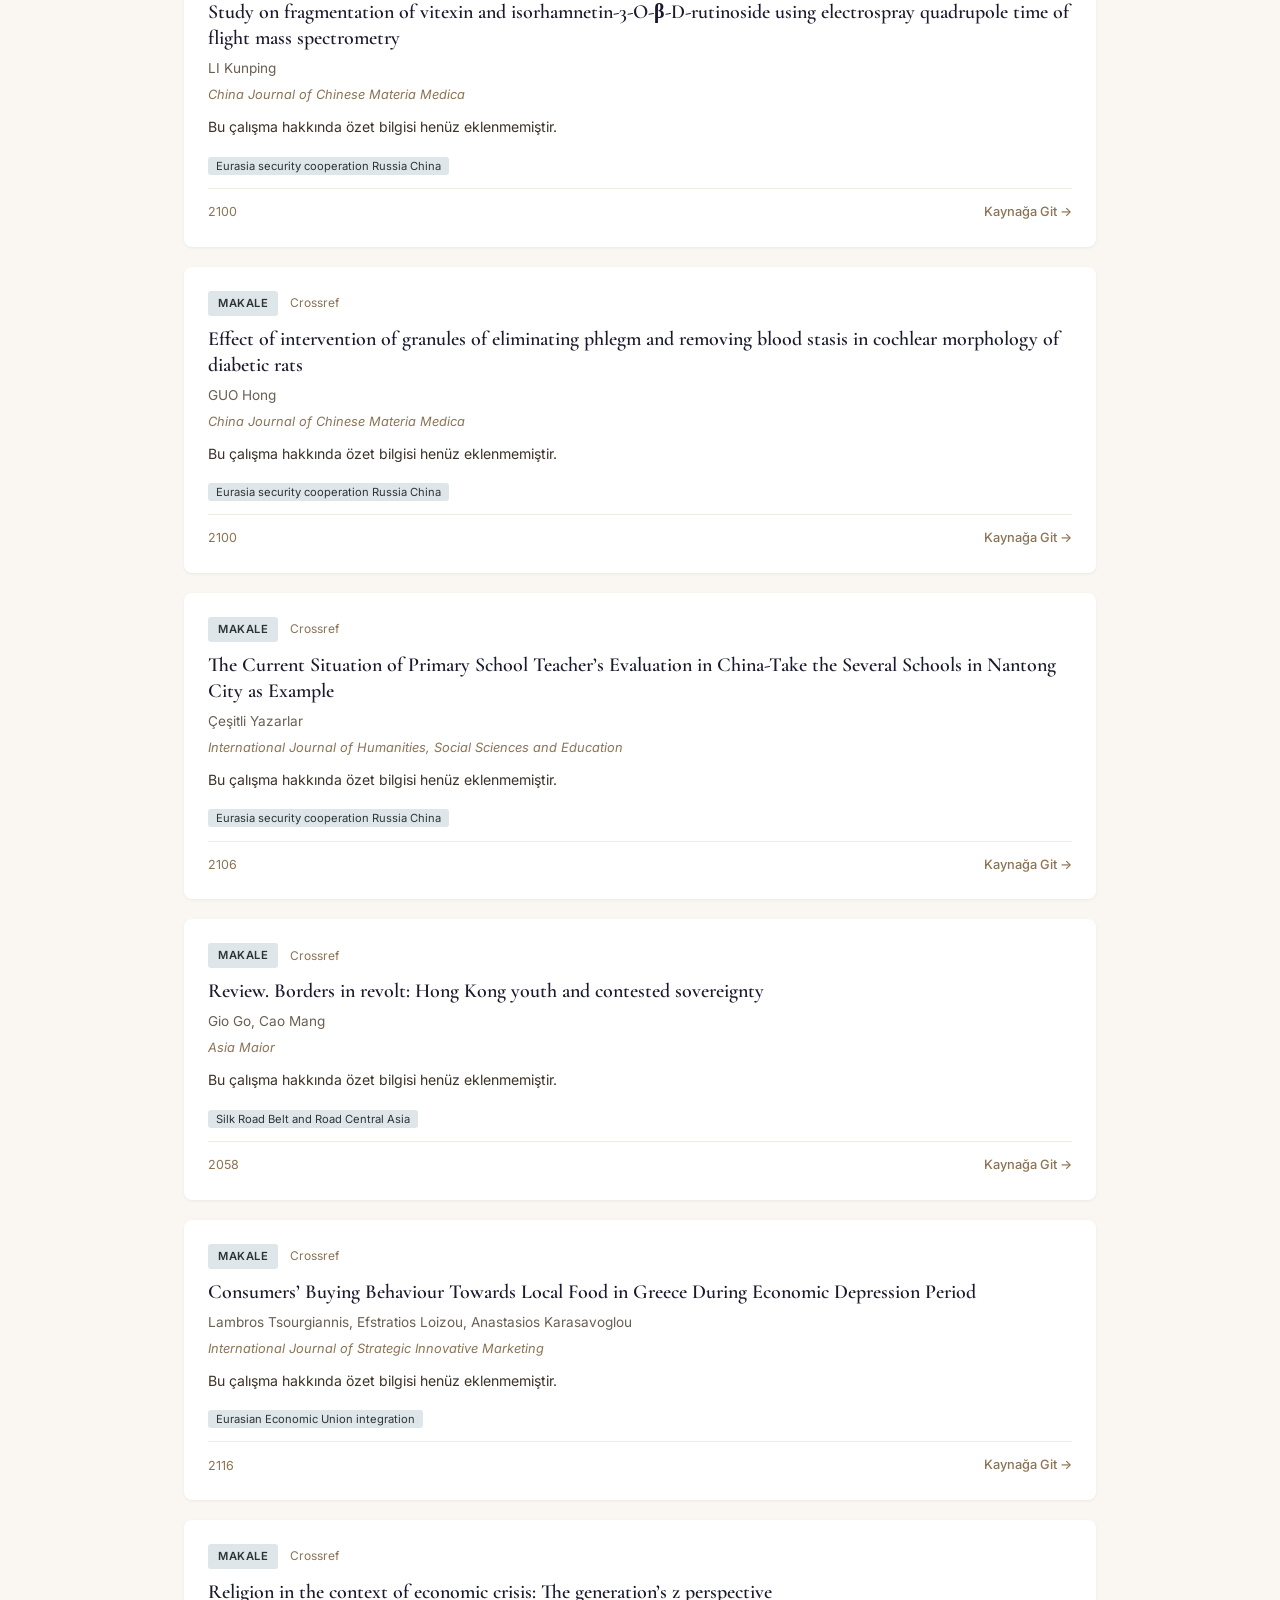
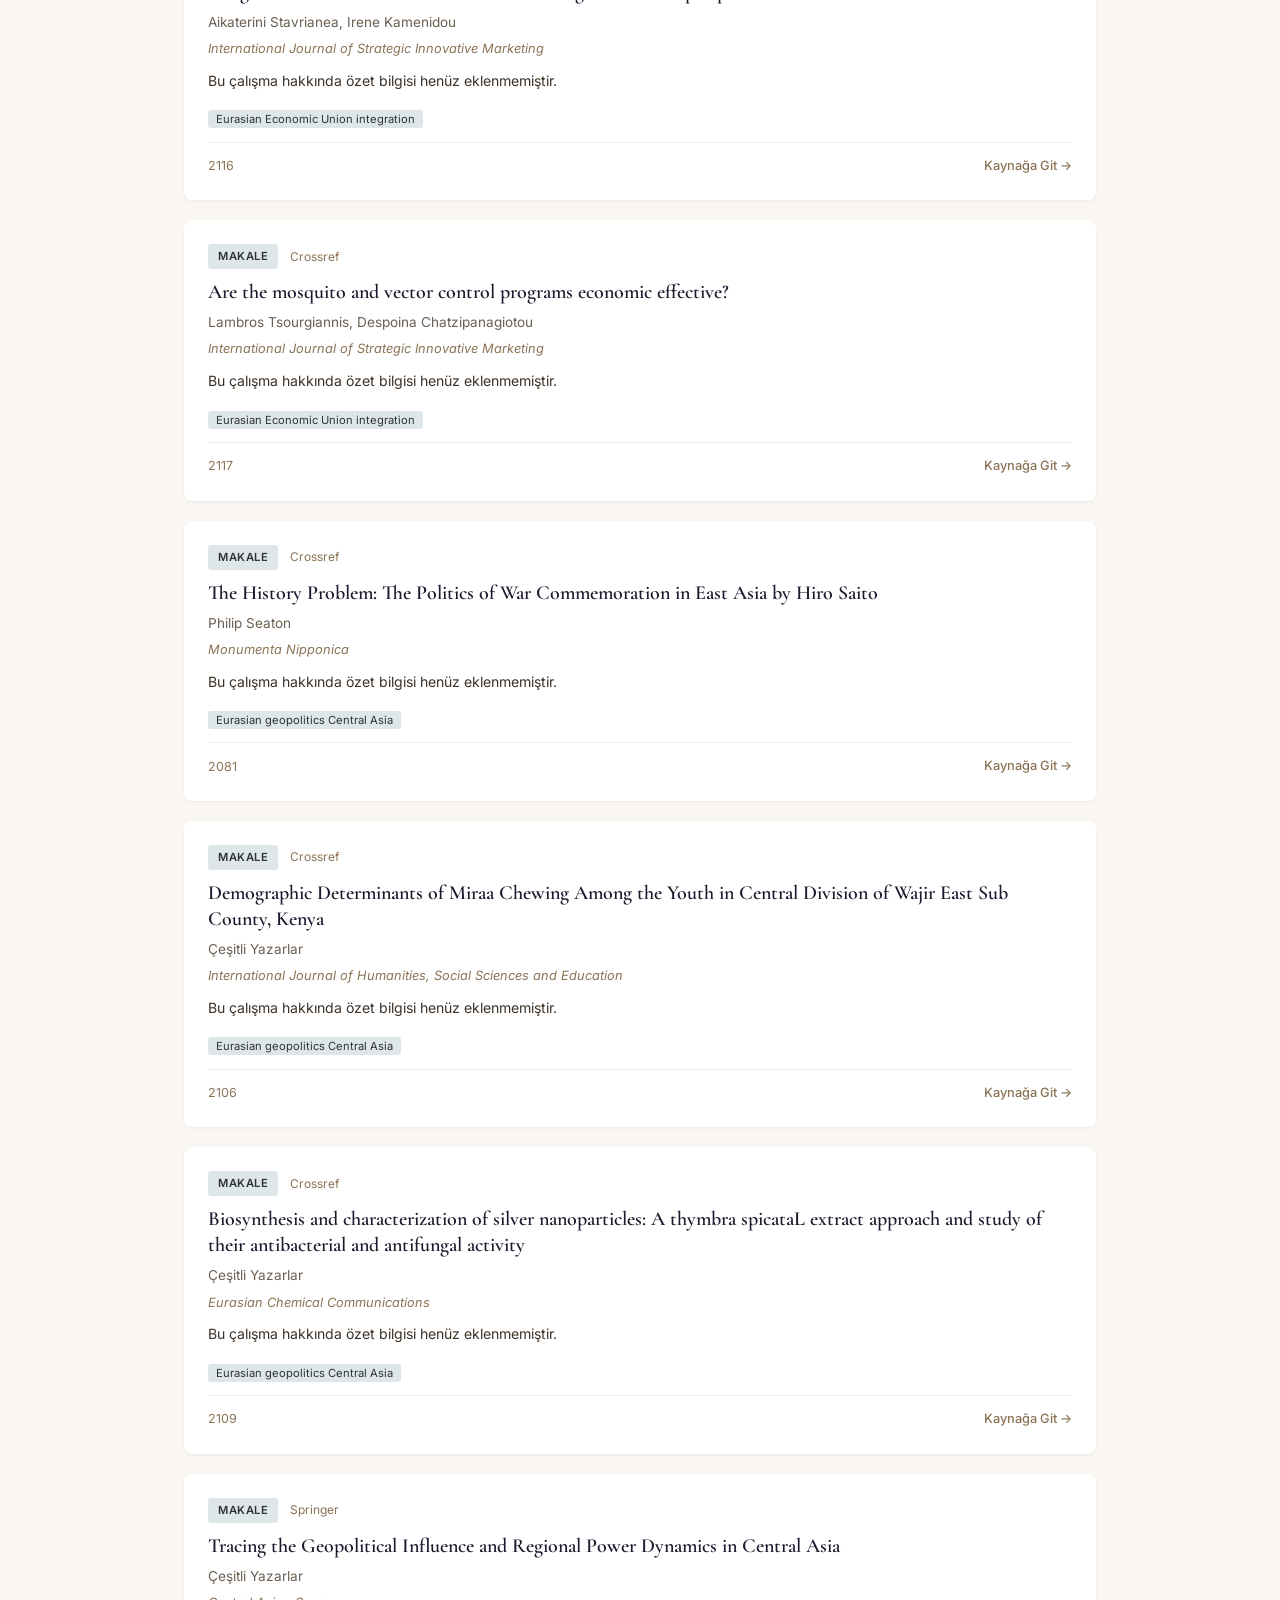
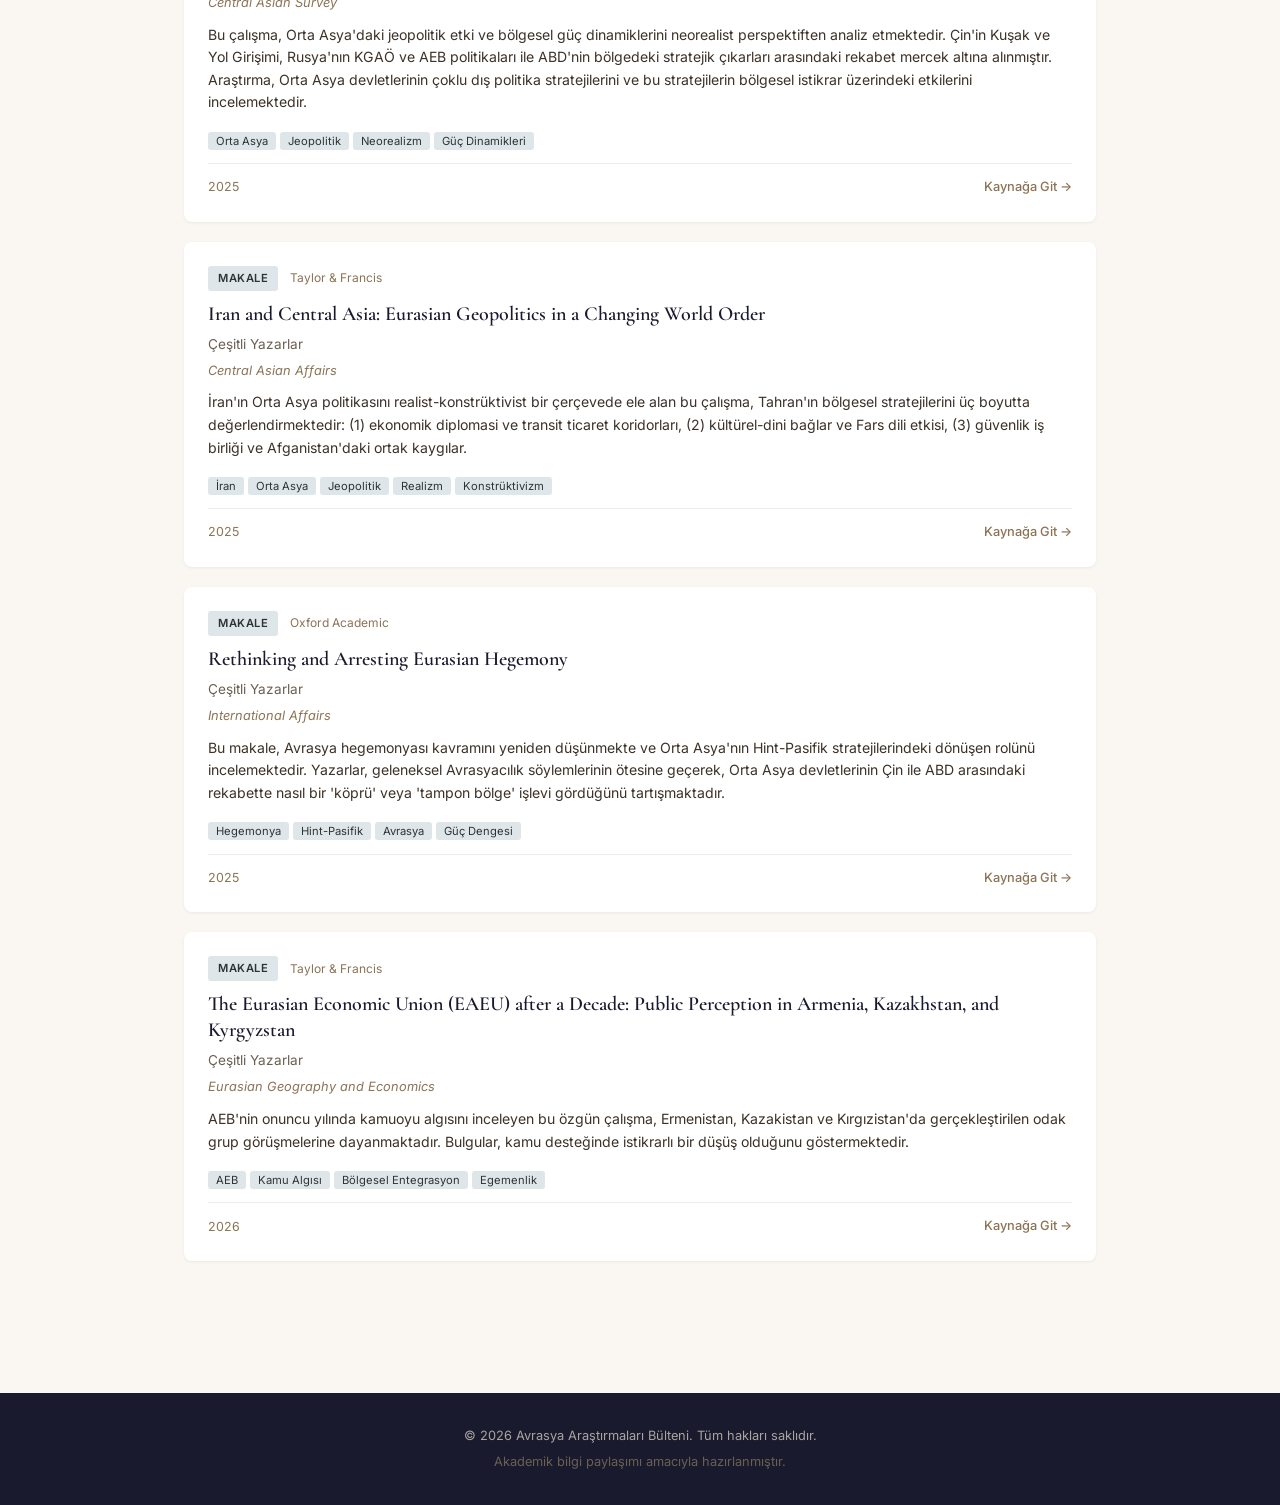
<file: makaleler.html>
<!DOCTYPE html>
<html lang="tr">
<head>
    <meta charset="UTF-8" />
    <meta name="viewport" content="width=device-width, initial-scale=1.0" />
    <title>Makaleler — Avrasya Araştırmaları Bülteni</title>
    <link rel="preconnect" href="https://fonts.googleapis.com" />
    <link href="https://fonts.googleapis.com/css2?family=Cormorant+Garamond:ital,wght@0,400;0,600;0,700;1,400&family=Inter:wght@300;400;500;600&display=swap" rel="stylesheet" />
    <link rel="stylesheet" href="css/style.css" />
</head>
<body>
    <nav class="navbar">
        <div class="container navbar-inner">
            <a href="index.html" class="logo">
                <span class="logo-icon">&#9733;</span>
                <span class="logo-text">Avrasya Araştırmaları Bülteni</span>
            </a>
            <button class="mobile-toggle" id="mobileToggle" aria-label="Menüyü aç">☰</button>
            <ul class="nav-links" id="navLinks">
                <li><a href="index.html">Ana Sayfa</a></li>
                <li><a href="makaleler.html" class="active">Makaleler</a></li>
                <li><a href="kitaplar.html">Kitaplar</a></li>
                <li><a href="sempozyumlar.html">Sempozyumlar</a></li>
                <li><a href="hakkimda.html">Hakkında</a></li>
            </ul>
        </div>
    </nav>

    <main>
        <div class="container page-header">
            <h1>Makaleler</h1>
            <p>Avrasya coğrafyası üzerine güncel akademik makaleler</p>
        </div>
        <div class="container" id="makalelerContainer" style="padding-bottom:64px;"></div>
    </main>

    <footer class="footer">
        <div class="container footer-inner">
            <p>&copy; 2026 Avrasya Araştırmaları Bülteni. Tüm hakları saklıdır.</p>
            <p class="footer-credit">Akademik bilgi paylaşımı amacıyla hazırlanmıştır.</p>
        </div>
    </footer>

    <script>
        document.getElementById('mobileToggle').addEventListener('click', function() {
            const links = document.getElementById('navLinks');
            links.classList.toggle('open');
            this.textContent = links.classList.contains('open') ? '✕' : '☰';
        });

        fetch('data/yayinlar.json')
            .then(r => r.json())
            .then(data => {
                const makaleler = data.filter(y => y.tur === 'makale');
                const container = document.getElementById('makalelerContainer');
                container.innerHTML = makaleler.map(y => kartHtml(y)).join('');
                if (!makaleler.length) container.innerHTML = '<p>Henüz makale bulunmamaktadır.</p>';
            })
            .catch(() => {
                document.getElementById('makalelerContainer').innerHTML = '<p style="padding:40px 0;color:#6b5f53;">Veriler yüklenemedi.</p>';
            });

        function kartHtml(y) {
            const etiketler = y.etiket && y.etiket.length
                ? y.etiket.map(e => `<span style="background:#dfe6e9;color:#2d3436;font-size:0.7rem;padding:2px 8px;border-radius:3px;margin-right:4px;">${e}</span>`).join('')
                : '';
            return `
                <article class="card">
                    <div class="card-meta">
                        <span class="card-tag makale">Makale</span>
                        <span class="card-source">${y.kaynak || ''}</span>
                    </div>
                    <h3 class="card-title"><a href="${y.link || '#'}" target="_blank" rel="noopener">${y.baslik}</a></h3>
                    ${y.yazarlar ? `<p class="card-authors">${y.yazarlar}</p>` : ''}
                    ${y.dergi ? `<p class="card-journal">${y.dergi}</p>` : ''}
                    <p class="card-abstract">${y.ozet}</p>
                    <div style="margin-bottom:10px;">${etiketler}</div>
                    <div class="card-footer">
                        <span class="card-date">${y.tarih || ''}</span>
                        <a href="${y.link || '#'}" target="_blank" rel="noopener" class="card-link">Kaynağa Git →</a>
                    </div>
                </article>
            `;
        }
    </script>
</body>
</html>
</file>
<file: css/style.css>
* {
    margin: 0;
    padding: 0;
    box-sizing: border-box;
}

body {
    font-family: 'Inter', -apple-system, BlinkMacSystemFont, sans-serif;
    background: #faf7f2;
    color: #2c241a;
    line-height: 1.7;
}

.container {
    max-width: 960px;
    margin: 0 auto;
    padding: 0 24px;
}

/* NAVBAR */
.navbar {
    background: #1a1a2e;
    border-bottom: 4px solid #c8a96e;
    position: sticky;
    top: 0;
    z-index: 100;
}

.navbar-inner {
    display: flex;
    justify-content: space-between;
    align-items: center;
    height: 64px;
}

.logo {
    display: flex;
    align-items: center;
    gap: 8px;
    text-decoration: none;
    color: #faf7f2;
    font-size: 0.95rem;
    font-weight: 600;
    letter-spacing: 0.3px;
}

.logo-icon {
    font-size: 1.2rem;
    color: #c8a96e;
}

.nav-links {
    display: flex;
    list-style: none;
    gap: 32px;
}

.nav-links li a {
    text-decoration: none;
    color: #c8c4bc;
    font-size: 0.85rem;
    font-weight: 400;
    letter-spacing: 0.5px;
    transition: color .2s;
}

.nav-links li a:hover,
.nav-links li a.active {
    color: #c8a96e;
}

.mobile-toggle {
    display: none;
    background: none;
    border: none;
    color: #faf7f2;
    font-size: 1.5rem;
    cursor: pointer;
}

/* HERO */
.hero {
    background: linear-gradient(135deg, #1a1a2e 0%, #16213e 50%, #0f3460 100%);
    padding: 72px 0 56px;
    text-align: center;
    border-bottom: 3px solid #c8a96e;
}

.hero h1 {
    font-family: 'Cormorant Garamond', serif;
    font-size: 2.8rem;
    font-weight: 700;
    color: #faf7f2;
    line-height: 1.2;
    margin-bottom: 12px;
}

.hero-subtitle {
    font-family: 'Cormorant Garamond', serif;
    font-size: 1.15rem;
    font-style: italic;
    color: #c8a96e;
    margin-bottom: 20px;
}

.hero p {
    color: #a8a4a0;
    font-size: 0.9rem;
    max-width: 600px;
    margin: 0 auto;
    line-height: 1.6;
}

/* PAGE HEADER */
.page-header {
    padding: 48px 0 24px;
}

.page-header h1 {
    font-family: 'Cormorant Garamond', serif;
    font-size: 2.2rem;
    font-weight: 700;
    color: #1a1a2e;
    margin-bottom: 8px;
}

.page-header p {
    color: #6b5f53;
    font-size: 0.9rem;
}

/* SECTION */
.section {
    padding: 48px 0;
}

.section-header {
    display: flex;
    justify-content: space-between;
    align-items: center;
    margin-bottom: 24px;
    border-bottom: 2px solid #e0d6c8;
    padding-bottom: 12px;
}

.section-header h2 {
    font-family: 'Cormorant Garamond', serif;
    font-size: 1.6rem;
    font-weight: 600;
    color: #1a1a2e;
}

.section-header a {
    text-decoration: none;
    color: #8b7355;
    font-size: 0.85rem;
    font-weight: 500;
    transition: color .2s;
}

.section-header a:hover {
    color: #1a1a2e;
}

/* CARDS */
.card {
    background: #ffffff;
    border-radius: 8px;
    padding: 24px;
    margin-bottom: 20px;
    box-shadow: 0 1px 3px rgba(0,0,0,0.06);
    transition: box-shadow .2s, transform .2s;
}

.card:hover {
    box-shadow: 0 4px 12px rgba(0,0,0,0.08);
    transform: translateY(-1px);
}

.card-meta {
    display: flex;
    align-items: center;
    gap: 12px;
    margin-bottom: 10px;
}

.card-tag {
    display: inline-block;
    font-size: 0.7rem;
    font-weight: 600;
    padding: 3px 10px;
    border-radius: 3px;
    text-transform: uppercase;
    letter-spacing: 0.5px;
}

.card-tag.makale { background: #dfe6e9; color: #2d3436; }
.card-tag.kitap { background: #e8e0d4; color: #6b4226; }
.card-tag.sempozyum { background: #e0d4e8; color: #3a1a4a; }

.card-source {
    font-size: 0.75rem;
    color: #8b7355;
}

.card-title {
    font-family: 'Cormorant Garamond', serif;
    font-size: 1.25rem;
    font-weight: 600;
    margin-bottom: 6px;
    line-height: 1.3;
}

.card-title a {
    text-decoration: none;
    color: #1a1a2e;
    transition: color .2s;
}

.card-title a:hover {
    color: #8b7355;
}

.card-authors {
    font-size: 0.85rem;
    color: #6b5f53;
    margin-bottom: 4px;
}

.card-journal {
    font-size: 0.8rem;
    color: #8b7355;
    font-style: italic;
    margin-bottom: 10px;
}

.card-abstract {
    font-size: 0.88rem;
    color: #3d3228;
    line-height: 1.6;
    margin-bottom: 12px;
}

.card-footer {
    display: flex;
    justify-content: space-between;
    align-items: center;
    border-top: 1px solid #f0ebe4;
    padding-top: 12px;
}

.card-date {
    font-size: 0.78rem;
    color: #8b7355;
}

.card-link {
    text-decoration: none;
    font-size: 0.8rem;
    font-weight: 500;
    color: #8b7355;
    transition: color .2s;
}

.card-link:hover {
    color: #1a1a2e;
}

.card-list {
    display: flex;
    flex-wrap: wrap;
    gap: 6px;
    margin-bottom: 10px;
}

.card-list span {
    background: #e0d6c8;
    font-size: 0.7rem;
    padding: 2px 8px;
    border-radius: 3px;
    color: #2c241a;
}

/* FILTER */
.filter-bar {
    display: flex;
    gap: 8px;
    margin-bottom: 24px;
    flex-wrap: wrap;
}

.filter-btn {
    background: #e0d6c8;
    border: none;
    padding: 6px 16px;
    border-radius: 4px;
    font-size: 0.8rem;
    cursor: pointer;
    color: #2c241a;
    transition: background .2s, color .2s;
}

.filter-btn.active,
.filter-btn:hover {
    background: #1a1a2e;
    color: #faf7f2;
}

/* FOOTER */
.footer {
    background: #1a1a2e;
    color: #a8a4a0;
    padding: 32px 0;
    margin-top: 48px;
}

.footer-inner {
    text-align: center;
}

.footer p {
    font-size: 0.8rem;
}

.footer-credit {
    margin-top: 4px;
    font-size: 0.75rem;
    color: #6b5f53;
}

/* RESPONSIVE */
@media (max-width: 768px) {
    .hero h1 { font-size: 1.8rem; }
    .container { padding: 0 16px; }
    
    .mobile-toggle { display: block; }
    
    .nav-links {
        display: none;
        flex-direction: column;
        position: absolute;
        top: 64px;
        left: 0;
        width: 100%;
        background: #1a1a2e;
        padding: 16px 24px;
        border-top: 1px solid #2a2a4e;
    }
    
    .nav-links.open { display: flex; }
    
    .section-header {
        flex-direction: column;
        align-items: flex-start;
        gap: 8px;
    }
}
/* ===== Hakkımda Sayfası ===== */
.hakkimda-content {
    display: flex;
    flex-direction: column;
    gap: 2rem;
    margin: 3rem auto;
    max-width: 800px;
}

.hakkimda-content .hakkimda-card {
    background: #fff;
    border: 1px solid #e0d5c1;
    border-radius: 12px;
    padding: 2rem;
    box-shadow: 0 2px 12px rgba(0,0,0,0.04);
    transition: transform 0.2s ease, box-shadow 0.2s ease;
}

.hakkimda-content .hakkimda-card:hover {
    transform: translateY(-2px);
    box-shadow: 0 6px 20px rgba(0,0,0,0.08);
}

.hakkimda-content .hakkimda-card h2 {
    font-family: 'Playfair Display', serif;
    font-size: 1.4rem;
    color: #1a1a2e;
    margin-bottom: 1rem;
    padding-bottom: 0.5rem;
    border-bottom: 2px solid #c9a84c;
}

.hakkimda-content .hakkimda-card p {
    font-family: 'Inter', sans-serif;
    font-size: 1rem;
    line-height: 1.7;
    color: #333;
    margin-bottom: 1rem;
}

.hakkimda-content .hakkimda-card p:last-child {
    margin-bottom: 0;
}

.hakkimda-content .hakkimda-card ul {
    list-style: none;
    padding: 0;
    margin: 0 0 1rem 0;
}

.hakkimda-content .hakkimda-card ul li {
    font-family: 'Inter', sans-serif;
    font-size: 0.95rem;
    line-height: 1.6;
    color: #333;
    padding: 0.4rem 0 0.4rem 1.5rem;
    position: relative;
}

.hakkimda-content .hakkimda-card ul li::before {
    content: "▸";
    position: absolute;
    left: 0;
    color: #c9a84c;
    font-weight: bold;
}

.hakkimda-content .hakkimda-card a {
    color: #1a1a2e;
    text-decoration: underline;
    text-decoration-color: #c9a84c;
    text-underline-offset: 3px;
    transition: color 0.2s;
}

.hakkimda-content .hakkimda-card a:hover {
    color: #c9a84c;
}

.hakkimda-content .hakkimda-card em {
    color: #666;
    font-size: 0.9rem;
}
</file>
